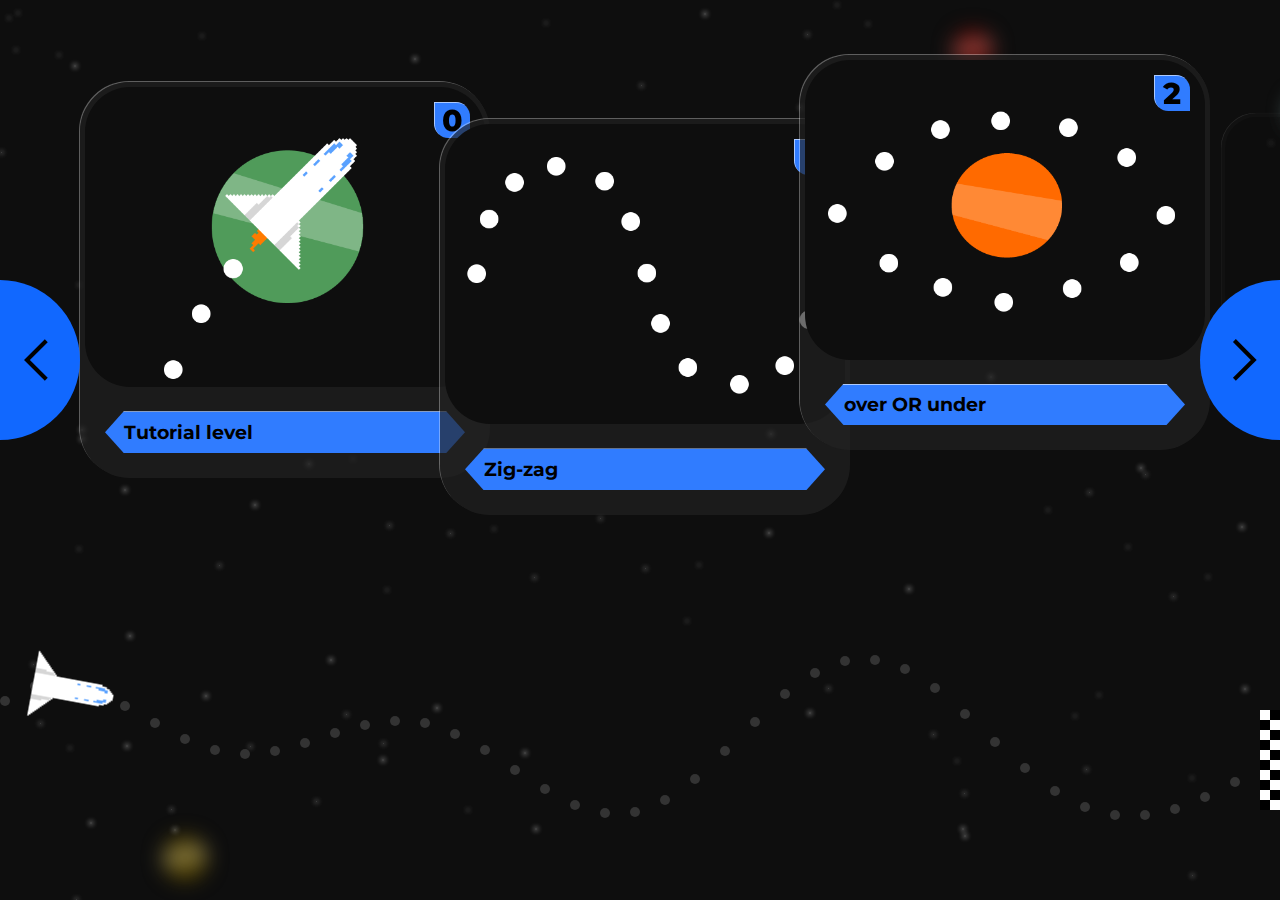
<file: index.html>
<!DOCTYPE html>
<html lang="en">
<head>
    <link rel="preconnect" href="https://fonts.googleapis.com">
    <link rel="preconnect" href="https://fonts.gstatic.com" crossorigin>
    <link href="https://fonts.googleapis.com/css2?family=Montserrat:wght@500&display=swap" rel="stylesheet">
    <link rel="stylesheet" href="https://fonts.googleapis.com/css2?family=Material+Symbols+Outlined:opsz,wght,FILL,GRAD@48,400,1,0" />
    <title>Rocket voyage - name in progress</title>
    <link rel="icon" type="image/x-icon" href="favicon.png">
<style>
:root{
    --textcolor: #307cff;
    --darktextcolor: #1168ff;
    --grey: #333333;
}
body{
    color: var(--textcolor);
    height: 100%;
    overflow: hidden;
    background-color: #0e0e0e;
}
.material-symbols-outlined {
  font-variation-settings:
  'FILL' 1,
  'wght' 400,
  'GRAD' 0,
  'opsz' 48
}
#rocket{
    position: absolute;
    width: 100px;
    z-index: 100;
    transform: translate(-50%, 50%);
}
#finish{
    position: absolute;
    right: 0;
    bottom: 25%;
    width: 20px;
    height: 100px;
    z-index: 99;
    background-image: linear-gradient(black 50%, white 50%), linear-gradient(white 50%, black 50%);
    background-size: 50% 20px;
    background-repeat: repeat-y;
    background-position: right, left;
    transform: translate(0, 50%);
    transition: bottom 200ms;
}
.dot{
    width: 10px;
    height: 10px;
    position: absolute;
    border-radius: 100%;
    background-color: #333;
    transition: bottom 200ms;
}
/*#source{
    position: absolute;
    left: 500px;
    bottom: 590px;
    width: 20px;
    height: 20px;
    border-radius: 100%;
    background-color: red;
}*/
.planet{
    position: absolute;
    height: 80px;
    width: 80px;
    margin-bottom: -40px;
    margin-left: -40px;
    background-color: rgb(255, 111, 0);
    background-image: linear-gradient(350deg, transparent 40%, #fff4 40%, #fff4 70%, transparent 70%);
    border-radius: 100%;
    transition: left 0.5s;
}
.star{
    position: absolute;
    height: 100px;
    width: 100px;
    margin-bottom: -50px;
    margin-left: -50px;
    background-color: #fff;
    box-shadow: 0 0 20px white;
    border-radius: 100%;
}
.skyStar{
    position: absolute;
    background-color: #ffffff3a;
    box-shadow: 0 0 5px 1px rgba(255, 255, 255, 0.637);
    border-radius: 100%;
    width: 2px;
    height: 2px;
}
.blackHole{
    position: absolute;
    height: 100px;
    width: 100px;
    margin-bottom: -50px;
    margin-left: -50px;
    background-color: #000;
    box-shadow: 0 0 20px #000;
    border-radius: 100%;
}
#infoboard{
    display: none;
    font-family: monospace;
    font-size: 70px;
    text-align: center;
    position: fixed;
    z-index: 1000;
    background-color: #000d;
    min-width: 100px;
    min-height: 100px;
    left: 50vw;
    top: 50vh;
    transform: translate(-50%, -50%);
    color: white;
    padding: 30px;
    border-radius: 40px;
    animation: slideIn 0.5s ease-out 1s forwards;
    opacity: 0;
}
#infoboard h3, h4{
    margin: 0;
}
@keyframes slideIn {
    from{opacity: 0;}
    to{opacity: 1;}
}
.card{
    top: 0;
    font-family: 'Montserrat', sans-serif;
    position: absolute;
    border-radius: 50px;
    width: 400px;
    background-color: #222a;
    backdrop-filter: blur(0px);
    padding: 5px;
    border-color: white;
    box-shadow: -1px -1px 0 #fff5;
    font-weight: 800;
    transition: margin-top 0.5s, left 0.5s, opacity 0.5s, transform 0.5s/*, box-shadow 0.5s*/;
}
.card:hover{
    margin-top: -20px;
    backdrop-filter: blur(5px);
}
.card img{
    width: calc(100%);
    border-radius: 45px;
}
.levelNumber{
    box-shadow: 1px 1px 0px #fff9 inset;
    font-size: 30px;
    background-color: var(--textcolor);
    height: 1.2em;
    width: 1.2em;
    text-align: center;
    color: #000;
    position: absolute;
    top: 20px;
    right: 20px;
    border-radius: 0 40%;
}
.card h3{
    box-shadow: 0px 1px 0px #fff9 inset;
    color: #000;
    background-color: var(--textcolor);
    display: block;
    padding: 0.5em 1em;
    margin: 20px;
    clip-path: polygon(1em 0%,
    calc(100% - 1em) 0%,
    100% 50%,
    calc(100% - 1em) 100%,
    1em 100%,
    0 50%);
}
.sideButton{
    font-size: 50px;
    background-color: var(--darktextcolor);
    position: absolute;
    height: 160px;
    width: 80px;
    top: 40%;
    transform: translate(0, -50%);
    border-style: none;
    z-index: 100;
    transition: background-color 0.1s, height 0.1s, width 0.1s;
}.sideButton:hover{
    background-color: var(--textcolor);
    height: 176px;
    width: 88px;
}
.leftSideButton{
    left: 0;
    border-radius: 0 100vmax 100vmax 0;
    text-align: right;
}
.rightSideButton{
    right: 0;
    border-radius: 100vmax 0 0 100vmax;
    text-align: left;
    padding-left: 0.4em;
}
</style>
</head>




<body id="body">
<div id="backgroundSpace"></div>
<img src="gameImages/rocket.png" alt="rocket" id="rocket">
<div id="finish"></div>
<div id="dotContainer">
</div>
<button class="sideButton leftSideButton material-symbols-outlined" onclick="moveCardsRight();">arrow_back_ios</button>
<button class="sideButton rightSideButton material-symbols-outlined" onclick="moveCardsLeft();">arrow_forward_ios</button>
<a href="levels/level0.html"><div class="card"> <div class="levelNumber">0</div>
    <img src="cards/level0.png">
    <h3>Tutorial level</h3>
</div></a>
<a href="levels/level1.html"><div class="card"> <div class="levelNumber">1</div>
    <img src="cards/level1.png">
    <h3>Zig-zag</h3>
</div></a>
<a href="levels/level2.html"><div class="card"> <div class="levelNumber">2</div>
    <img src="cards/level2.png">
    <h3>over OR under</h3>
</div></a>
<a href="editor.html"><div class="card"> <div class="levelNumber">?</div>
    <img src="cards/editor.png">
    <h3>Create your own level</h3>
</div></a>
<div id="source">
</div>
<div id="infoboard">
    <h3 id="infoboardTitle"></h3>
    <h4 id="infoboardDescription" style="font-size: 50px;"></h4>
</div>
</body>




<script>
let finish = document.getElementById('finish');
let HTMLbody = document.getElementById(body);
let mouseRotate = []
let card = document.getElementsByClassName("card");
let cardOrder = 0;
finish.style.bottom = calcRocketPosition(window.innerWidth + (cardOrder /6) * window.innerWidth) + "px";
let dotSpace = 30;
let dotContainer = document.getElementById("dotContainer");
let backgroundSpace = document.getElementById("backgroundSpace");
let planets = document.getElementsByClassName("planet");
let planetInfo = [];// distance left, size
let objectContainer = document.getElementById("source");
let dotclass = document.getElementsByClassName("dot");
let rocket = {
    id: document.getElementById('rocket'),
    positionX: 0,
    positionY: window.innerHeight / 4,
}
rocket.positionX = 70;
rocket.positionY = calcRocketPosition(rocket.positionX);
moveRocket(rocket.positionX, rocket.positionY);
rotateRocket(5, -rocket.positionY + calcRocketPosition(rocket.positionX + 5))
updateCards();
//temporary generating cards
function addExtraCards(extraTemporaryCards){
for(let i = 0; i < extraTemporaryCards; ++i){
    //"<a><div class=\"card\"> <div class=\"levelNumber\">?</div><img src=\"cards/editor.png\"><h3>temporary card</h3></div></a>"
    let newCard = document.createElement("a");
    newCard.innerHTML = "<div class=\"card\"> <div class=\"levelNumber\">?</div><img src=\"cards/editor.png\"><h3 style=\"background-color: grey;\">temporary card</h3></div>"
    document.body.appendChild(newCard);

updateCards();
}}
function help(){
    console.log("\naddExtraCards(amount)\nmoveCardsRight()\nmoveCardsLeft()")
}



for(let i = 0; i < card.length; ++i){
    card[i].style.top = 20 + Math.random() * 100 + "px";
}
for(let i = 0; i < parseInt(window.innerWidth * window.innerHeight / 10000); ++i){//  adding background stars
    let newStar = document.createElement("div");
    newStar.classList.add("skyStar");
    let starSize = parseInt(Math.random() * 3);
    newStar.style.height = starSize + "px";
    newStar.style.width = starSize + "px";
    newStar.style.bottom = parseInt(Math.random() * window.innerHeight) + "px";
    newStar.style.left = parseInt(Math.random() * window.innerWidth) + "px";
    backgroundSpace.appendChild(newStar);
}
let planetSize = [];
for(let i = 0; i < parseInt(window.innerWidth / 200); ++i){// deciding how many planets are created
    planetSize.push(parseInt(Math.random() * 20));
}
planetSize = sortArray(planetSize)
for(let i = 0; i < planetSize.length; ++i){// addding background planets
    planetInfo[i] = []
    planetInfo[i][0] = parseInt(Math.random() * window.innerWidth * document.getElementsByClassName("card").length / 3)
    planetInfo[i][1] = planetSize[i];
    backgroundSpace.innerHTML += "<div class=\"planet\" style =\"left: " + planetInfo[i][0] + "px\"></div>";
    planets[planets.length - 1].style.transform = "scale(" + planetInfo[i][1] / 20 + ")"
    planets[planets.length - 1].style.bottom = parseInt(Math.random() * window.innerHeight) + "px";
    planets[planets.length - 1].style.filter = "blur(" + (20 - planetInfo[i][1]) * 2 + "px)";
    let planetColor = "#";
    for(let i = 0; i < 6; ++i){
        planetColor += parseInt(Math.random() * 9);
    }
    planets[planets.length - 1].style.backgroundColor = planetColor;
}



function ifMove(arr, index){
    return arr[index] > arr[index + 1] ? true : false;
}
function moveInArray(arr, index){
    let movingValue = arr[index + 1]
    arr.splice(index + 1, 1);
    arr.splice(index, 0, movingValue);
    return arr;
}
function sortArray(arr){
	let sortingCompletenessIndex = 1;
	while (sortingCompletenessIndex > 0) {
	    sortingCompletenessIndex = 0
	    for(let i = 0; i < arr.length - 1; i++){
	        if(ifMove(arr, i)){
	            arr = moveInArray(arr, i);
	            sortingCompletenessIndex++
	        }else{}
	    }
    }
    return arr
}
function updateCards(){
	for(let i = 0; i < card.length; ++i){
	        card[i].style.left = (window.innerWidth - 200) / 3 * (i - cardOrder + 0.5) - 100 + "px";
        if(cardOrder - i > 0 || cardOrder - i < -2){
            card[i].style.opacity = "0.3";
            card[i].style.transform = "scale(0.7)"
        }else{
            card[i].style.opacity = "1";
            card[i].style.transform = "scale(1)"
        }
	}
};
function alignPlanets(){
    for(let i = 0; i < planets.length; ++i){
        planets[i].style.left = planetInfo[i][0] - cardOrder * planetInfo[i][1] * 10 + "px";
    }
};
function moveCardsLeft(){
    if(card.length - cardOrder > 6){
        cardOrder += 3;
    }else{
        cardOrder = card.length - 3
    }
    updateCards()
    alignDots(cardOrder);
    alignPlanets();
}function moveCardsRight(){
    if(cardOrder > 3){
        cardOrder -= 3;
    }else{
        cardOrder = 0;
    }
    updateCards()
    alignDots(cardOrder);
    alignPlanets();
}
window.addEventListener('mousemove', (e) => {
        rocket.positionX = e.clientX;
        rocket.positionY = calcRocketPosition(rocket.positionX + (cardOrder /6) * window.innerWidth);
        moveRocket(rocket.positionX, rocket.positionY);
        rotateRocket(5, -rocket.positionY + calcRocketPosition(rocket.positionX + 5  + (cardOrder /6) * window.innerWidth));
    for(let i =0; i < dotclass.length; ++i){
        if(i * dotSpace < rocket.positionX){
            dotclass[i].style.backgroundColor = "white";
        }else{
            dotclass[i].style.backgroundColor = "#333";
        }
    }
});
window.addEventListener('wheel', (e) => {
    if(e.deltaY > 100 && cardOrder < card.length - 3){
        ++cardOrder
    }else if(e.deltaY < -100 && cardOrder > 0){
        --cardOrder
    }
    updateCards();
    alignDots(cardOrder);
    alignPlanets();
});
/*function moveDots(direction){
    let frame = 0;
    const movingDots = setInterval(() => {
        if(direction == "left"){
        alignDots(cardOrder * smoothMotion(frame))
        }
	    ++frame;
        if(frame > 10){
            clearInterval(movingDots);
        }
}, 50);
}*/
for(let i = 0; i < window.innerWidth / dotSpace -1; ++i){
    dotContainer.innerHTML += "<div class='dot'></div>";
    dotclass[dotclass.length -1].style.left = i * dotSpace + "px"; 
    dotclass[dotclass.length -1].style.bottom = calcRocketPosition(i * dotSpace) + "px";
}
function alignDots(moveAmount){
    for(let i = 0; i < dotclass.length; ++i){
        dotclass[i].style.bottom = calcRocketPosition((i + (moveAmount / 6) * dotclass.length) * dotSpace) + "px";
    }
    rocket.positionY = calcRocketPosition(rocket.positionX + (cardOrder /6) * window.innerWidth);
    rocket.id.style.transition = "bottom 200ms, transform 200ms"
    moveRocket(rocket.positionX, rocket.positionY);
    rotateRocket(5, -rocket.positionY + calcRocketPosition(rocket.positionX + 5  + (cardOrder /6) * window.innerWidth));
    finish.style.bottom = calcRocketPosition(window.innerWidth + (cardOrder /6) * window.innerWidth) + "px"
    setTimeout(() => {
	    rocket.id.style.transition = "";
}, 200);}
function sin(value){
    return Math.sin(value) * (180 / Math.PI)
}
function moveRocket(positionX, positionY){
    rocket.id.style.left = positionX + "px";
    rocket.id.style.bottom = positionY + "px";
}
function calcRocketPosition(positionX){
    positionX = positionX / 100 +100
    return sin(positionX) + sin(positionX * 1.5 + 3) + sin(positionX * 1.4 + 5) + 150;
}
function rotateRocket(distanceX, distanceY){
    if(distanceX >= 0){
        angle = -Math.atan(distanceY / distanceX) * 0.8;
    }else{
        angle = (Math.atan(distanceY / -distanceX) + degrees_to_radians(180)) * 0.8;
    }
    rocket.id.style.transform = "translate(-50%, 50%) rotate(" + angle + "rad)";
}
function degrees_to_radians(degrees){
  var pi = Math.PI;
  return degrees * (pi/180);
}
function smoothMotion(x){
    console.log(Math.sin(((x/10) + 1.5) * Math.PI) *0.5 + 0.5)
    return Math.sin(((x / 10) + 1.5) * Math.PI) *0.5 + 0.5;
}
</script>
</html>
</file>
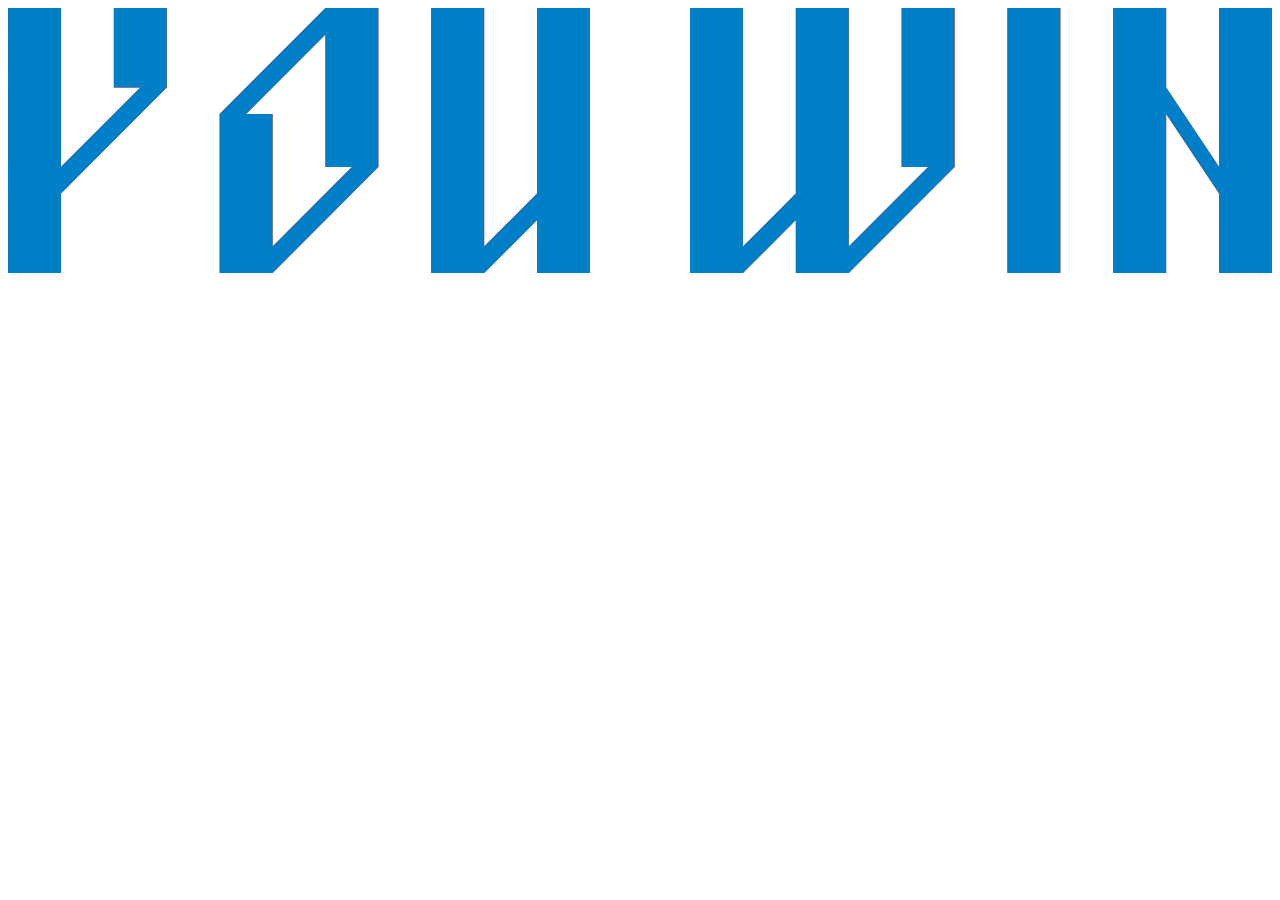
<file: gameImages/index.html>
<!DOCTYPE html>
<html>
<head>
    <style>
body{
    display: grid;
    grid-template-columns: 1fr 1fr;
    gap: 100px;
}
img{
    width: 100%;
    filter: drop-shadow(0 0 0 red);
    transition: 0.4s;
}
img:hover{
    filter: drop-shadow(3px 5px 4px red);
}
    </style>
</head>
<body>
    <img src="you.svg" alt="">
    <img src="win.svg" alt="">
</body>
</html>
</file>
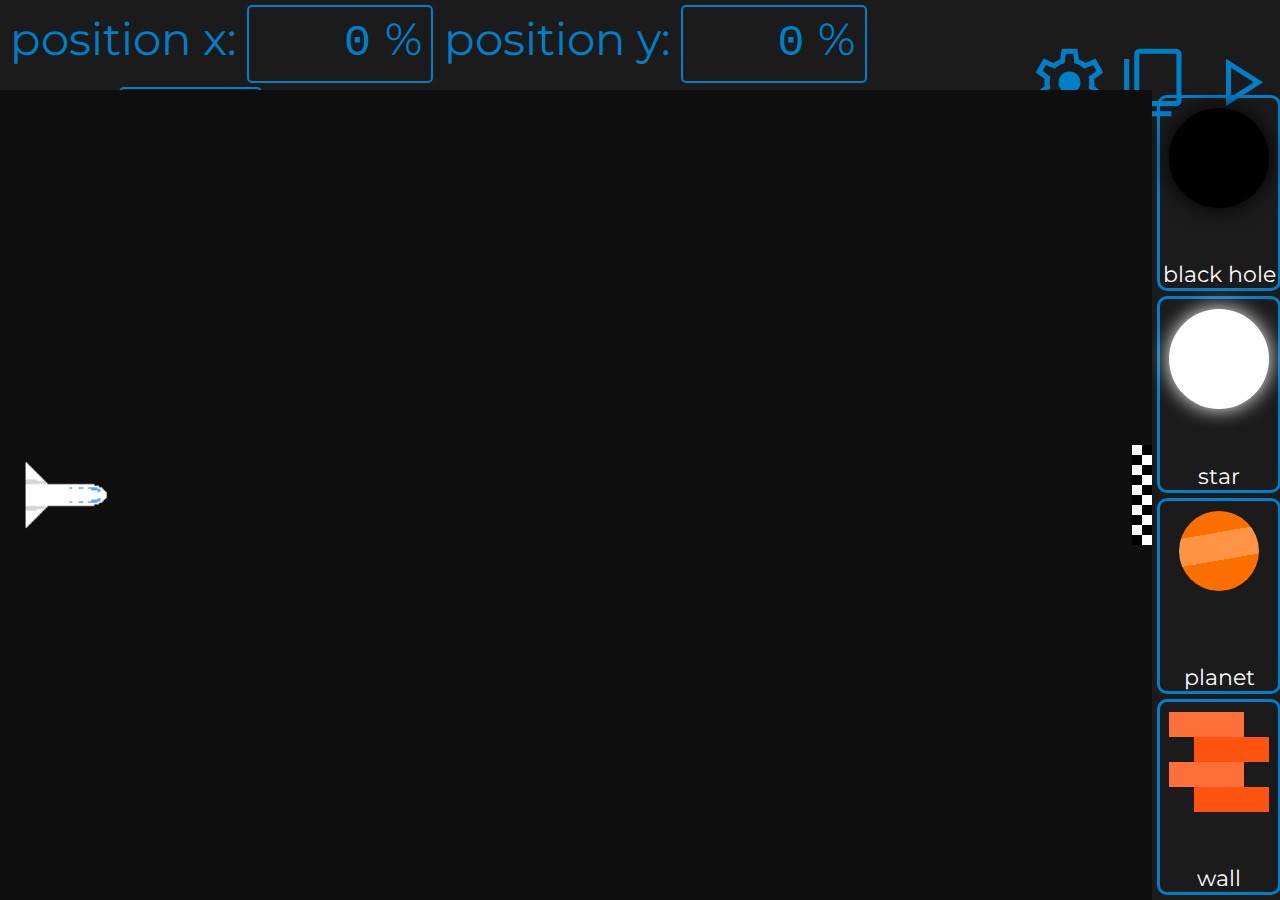
<file: editor.html>
<!DOCTYPE html>
<html lang="en">
<head>
    <link rel="preconnect" href="https://fonts.googleapis.com">
    <link rel="preconnect" href="https://fonts.gstatic.com" crossorigin>
    <link href="https://fonts.googleapis.com/css2?family=Montserrat:wght@500&display=swap" rel="stylesheet">
    <link rel="stylesheet" href="https://fonts.googleapis.com/css2?family=Material+Symbols+Outlined:opsz,wght,FILL,GRAD@20..48,100..700,0..1,-50..200" />    <title>Rocket voyage - name in progress</title>
    <link rel="icon" type="image/x-icon" href="favicon.png">
<style>
:root{
    --light-contrast-color: #007FC9;
    --transparent-light-contrast-color: #007fc985;
    --textcolor: #307cff;
    --darktextcolor: #1168ff;
    --grey: #333333;
}
body{
    display: grid;
    color: var(--textcolor);
    height: 100%;
    overflow: hidden;
    margin: 0;
    padding: 0;
    background-color: #1b1b1b;
    grid-template-areas:
    "a a"
    "b c";
    grid-template-columns: 90vw 10vw;
    grid-template-rows: 10vh 90vh;
}
.material-symbols-outlined {
  font-variation-settings:
  'FILL' 0,
  'wght' 400,
  'GRAD' 0,
  'opsz' 48
}
#rocket{
    position: absolute;
    bottom: 50%;
    left: 63px;
    width: 100px;
    z-index: 100;
    transform: translate(-50%, 50%);
}
#finish{
    position: absolute;
    right: 0;
    bottom: 50%;
    width: 20px;
    height: 100px;
    z-index: 99;
    background-image: linear-gradient(black 50%, white 50%), linear-gradient(white 50%, black 50%);
    background-size: 50% 20px;
    background-repeat: repeat-y;
    background-position: right, left;
    transform: translate(0, 50%);
    transition: bottom 200ms;
}
.dot{
    width: 10px;
    height: 10px;
    position: absolute;
    border-radius: 100%;
    background-color: #333;
    transition: bottom 200ms;
}
#source{
    overflow: hidden;
    position: relative;
    background-color: #0e0e0e;
    grid-area: b;
}
.top{
    grid-area: a;
    display: grid;
    grid-template-columns: 1fr auto;
    font-family: 'Montserrat', sans-serif;
}
.top form{
    color: var(--light-contrast-color);
    font-size: 5vh;
}
.top label{
    margin: 10px;
}
.top label:not(.unit, :first-child){
    margin-left: -1.3em;
   
}
.top input{
    font-family: monospace;
    background-color: transparent;
    border: 2px solid var(--light-contrast-color);
    border-radius: 5px;
    height: 8vh;
    margin-top: 0.5vh;
    font-size: 5vh;
    color: var(--light-contrast-color);
    width: 3em;
    text-align: right;
    line-height: 10vh;
}
.hasUnits{
    padding-right: 1em;
}
.unit{
    position: relative;
    right: 1.3em;
}
.top input:focus{
    border-color: #333333;
}
.topRightNav{
    float: right;
    height: 100%;
}
.topRightNav button{
    height: 100%;
    margin: 0;
    padding: 0;
    font-size: 9vh;
    color: var(--light-contrast-color);
    background-color: transparent;
    border-style: none;
    background-image: radial-gradient(#1168ff97, transparent 300%);
    background-size: 0px 0px;
    background-repeat: no-repeat;
    transition: background-size 0.1s;
    background-position: 50% 50%;
}
.topRightNav button:hover{
    background-size: 100% 100%;
}
.side{
    grid-area: c;
    display: grid;
    grid-template-columns: 1fr;
    grid-template-rows: 1fr 1fr 1fr 1fr;
    gap: 5px;
    margin: 5px;
}
.sideItems{
    border: 3px solid var(--light-contrast-color);
    border-radius: 10px;
    width: 100%;
    position: relative;
    transition: box-shadow 150ms;
}
.sideItems:hover{
    box-shadow: 0 0 20px 5px var(--transparent-light-contrast-color) inset;
}
.sideItems div{
    position: absolute;
    top: 10px;
    left: 50%;
}
.sideItems span{
    position: absolute;
    bottom: 0;
    color: white;
    text-align: center;
    width: 100%;
    font-family: 'Montserrat', sans-serif;
    font-size: 22px;
}
.sideItems.selected{
    box-shadow: 0 0 700px 5px var(--transparent-light-contrast-color) inset;
}
.planet{
    position: absolute;
    height: 80px;
    width: 80px;
    margin-bottom: -40px;
    margin-left: -40px;
    background-color: rgb(255, 111, 0);
    background-image: linear-gradient(350deg, transparent 40%, #fff4 40%, #fff4 70%, transparent 70%);
    border-radius: 100%;
}
.star{
    position: absolute;
    height: 100px;
    width: 100px;
    margin-bottom: -50px;
    margin-left: -50px;
    background-color: #fff;
    box-shadow: 0 0 20px white;
    border-radius: 100%;
}
.blackHole{
    position: absolute;
    height: 100px;
    width: 100px;
    margin-bottom: -50px;
    margin-left: -50px;
    background-color: #000;
    box-shadow: 0 0 20px #000;
    border-radius: 100%;
}
.wallIcon{
    transform: translate(-50%, 0);
    height: 100px;
    width: 100px;
    background-image: linear-gradient(#FF7038 51%, transparent 51%), linear-gradient(#FF530F 50%, transparent 50%);
    background-size: 75% 50%;
    background-position: 0% 0%, 100% 50%;
    background-repeat: repeat-y;
}
#menuPanel{
    position: relative;
    z-index: 2000;
    display: none;
    font-family: 'Montserrat', sans-serif;
    font-size: 70px;
    text-align: center;
    position: fixed;
    z-index: 1000;
    background-color: #000b;
    box-shadow: -1px -1px 3px -2px #fff7, 5px 5px 5px 0px #0004;
    min-width: 100px;
    min-height: 100px;
    left: 50vw;
    top: 50vh;
    transform: translate(-50%, -50%);
    color: white;
    padding: 30px;
    border-radius: 40px;
    animation: slideIn 0.5s ease-out 0s forwards;
    opacity: 1;
    backdrop-filter: blur(5px);
}
#closeButton{
    position: absolute;
    top: 0.5em;
    right: 0.5em;
    font-size: 40px;
    padding: 0;
    width: 1em;
    height: 1em;
    border-style: none;
    border-radius: 100vmax;
    background-color: #ff8a6a;
    transition: background-color 0.2s;
}
#closeButton:hover{
    background-color: #ff3700;
}
#menuPanel h3{
    margin: 0;
}
#menuPanel label{
    font-weight: 100;
    font-size: 50px;
    color: var(--light-contrast-color);
}
#menuPanel select, button:not(.topRightButton){
    background-color: transparent;
    font-size: 50px;
    color: var(--light-contrast-color);
    font-family: 'Montserrat', sans-serif;
    border-radius: 0.3em;
    border: 2px solid;
    position: relative;
    top: 0;
    right: 0;
    transition: 0.2s;
}
#menuPanel option{
    background-color: var(--grey);
}
.clearCanvas:hover{
    background-color: #ff3700;
    color: white;
    border-color: transparent;
    top: -5px;
    right: -3px;
    box-shadow: -3px 5px 0 0 #ff8a6a;
}
.wall{
    position: absolute;
    background-color: #db4d19;
    box-shadow: 0 0 2px #000;
    z-index: 2;
}
#prototypeWall{
    position: absolute;
    z-index: 3;
    background-color: #fd4907;
    display: none;
}
@keyframes slideIn {
    from{opacity: 0;}
    to{opacity: 1;}
}
</style>
</head>




<body id="body">
    <div class="top">
        <form action="">
            <label for="">position x:</label><input class="hasUnits" name="posX" id="posX" type="number" min="0" max="100" value="0"><label for="" class="unit">%</label>
            <label for="">position y:</label><input class="hasUnits" name="posY" id="posY" type="number" min="0" max="100" value="0"><label for="" class="unit">%</label>
            <label for="">weight:</label><input name="weight" id="weight" type="number" min="0" max="20" value="0">
        </form>
        <div class="topRightNav">
            <abbr title="open settings"><button onclick="toggleDisplay(menuPanel)" class="material-symbols-outlined topRightButton">settings</button></abbr>
            <abbr title="copy link"><button onclick="navigator.clipboard.writeText(generateURL())" class="material-symbols-outlined topRightButton">content_copy</button></abbr>
            <abbr title="run level"><button onclick="window.open(generateURL(),'_blank');" class="material-symbols-outlined topRightButton">play_arrow</button></abbr>
        </div>
    </div>
    <div class="side">
        <div class="sideItems" onclick="selectMe(0)">
            <div class="blackHole"></div>
            <span>black hole</span>
        </div>
        <div class="sideItems" onclick="selectMe(1)">
            <div class="star"></div>
            <span>star</span>
        </div>
        <div class="sideItems" onclick="selectMe(2)">
            <div class="planet"></div>
            <span>planet</span>
        </div>
        <div class="sideItems" onclick="selectMe(3)">
            <div class="wallIcon"></div>
            <span>wall</span>
        </div>
    </div>
    <div id="wallContainer"></div>
    <div id="source">
        <img src="gameImages/rocket.png" alt="rocket" id="rocket">
        <div id="finish"></div>
    </div>
        <div id="prototypeWall"></div>
    <div id="menuPanel">
        <button id="closeButton" onclick="toggleDisplay(menuPanel);" class="material-symbols-outlined topRightButton">close</button>
        <h3 id="menuTitle">settings</h3>
        <form action="" class="settings">
            <label for="modeSelector">mode: </label><select name="" id="modeSelector"><option value="0">additive</option><option value="1">subtractive</option></select><br>
            <button type="button" onclick="clearCanvas()" class="clearCanvas">clear canvas</button>
        </form>
    </div>
</body>




<script>
let openedSettings = false;
let buildingWall = false;
let mode = 0;
let objectTypeSelector = [null, "blackHole", "star", "planet", "wall"];
let objects = [];
let wallList = [];
let selectedObject = null;
let selectedObjectType = 0;
let prototypeWallCoordinates = [0, 0];
let prototypeWall = document.getElementById("prototypeWall")
let objectContainer = document.getElementById("source");
let wallContainer = document.getElementById("wallContainer");
let spaceObject = document.getElementsByClassName("spaceObject");
let sideItems = document.getElementsByClassName("sideItems");
let inputPosX = document.getElementById("posX");
let inputPosY = document.getElementById("posY");
let inputWeight = document.getElementById("weight");
let menuPanel = document.getElementById("menuPanel");
let displayWall = document.getElementsByClassName("wall");
const printSomething = function printSomething(){console.log("something")}



window.addEventListener('mousedown', (e) => {
    if(e.clientX < window.innerWidth * 0.9 && e.clientY > window.innerHeight * 0.1){
        if(0 < selectedObjectType && selectedObjectType <4 && !openedSettings){
            selectedObject = spaceObject.length;
            objectContainer.innerHTML += "<div class='spaceObject " + objectTypeSelector[selectedObjectType] + "' onclick='selectObject(" + spaceObject.length + ")'></div>";
            spaceObject[spaceObject.length -1].style.left = posXtoAbsolute(parseInt(posXtoPercent(e.clientX))) + "px";
            spaceObject[spaceObject.length -1].style.bottom = posYtoAbsolute(parseInt(posYtoPercent(e.clientY))) + "px";
            let currentObject = [];
            currentObject[0] = selectedObjectType == 1 ? 20 : selectedObjectType == 2 ? 3 : selectedObjectType == 3 ? 1 : 0; //weight
            inputWeight.value = parseInt(currentObject[0])
            currentObject[1] = posXtoPercent(e.clientX)  //posX
            inputPosX.value = parseInt(currentObject[1])
            currentObject[2] = posYtoPercent(e.clientY)  //posY
            inputPosY.value = parseInt(currentObject[2])
            currentObject[3] = objectTypeSelector[selectedObjectType];
            objects.push(currentObject);
        }
        if(selectedObjectType == 4 && !openedSettings){
            buildingWall = true;
            prototypeWall.style.display = "block";
            prototypeWall.style.left = posXtoAbsolute(parseInt(posXtoPercent(e.clientX))) + "px";
            prototypeWallCoordinates[0] = posXtoAbsolute(parseInt(posXtoPercent(e.clientX)));
            prototypeWall.style.bottom = posYtoAbsolute(parseInt(posYtoPercent(e.clientY))) + "px";
            prototypeWallCoordinates[1] = posYtoAbsolute(parseInt(posYtoPercent(e.clientY)));
            prototypeWall.style.width = "1vw"
            prototypeWall.style.height = "1vh"
            console.log(prototypeWall)
        }
    }
})
window.addEventListener('mousemove', (e) => {
    if(buildingWall){
        let distanceLeft = Math.min(e.clientX, prototypeWallCoordinates[0]);
        let distanceBottom = window.innerHeight - Math.min(window.innerHeight - e.clientY, prototypeWallCoordinates[1]);
        let width = Math.max(e.clientX, prototypeWallCoordinates[0]) - Math.min(e.clientX, prototypeWallCoordinates[0]);
        let height = Math.max(window.innerHeight - e.clientY, prototypeWallCoordinates[1]) - Math.min(window.innerHeight - e.clientY, prototypeWallCoordinates[1]);
        //console.log(Math.max(window.innerHeight - e.clientY, prototypeWallCoordinates[1]) + "\n", Math.min(window.innerHeight - e.clientY, prototypeWallCoordinates[1]),"height:" + height)
        prototypeWall.style.width = posXtoAbsolute(parseInt(posXtoPercent(width))) + "px";
        prototypeWall.style.height = posYtoAbsolute(parseInt(posYtoPercent(window.innerHeight - height))) + "px";
        prototypeWall.style.left = posXtoAbsolute(parseInt(posXtoPercent(distanceLeft))) + "px";
        prototypeWall.style.bottom = posYtoAbsolute(parseInt(posYtoPercent(distanceBottom))) + "px";
    }
})
window.addEventListener('mouseup', (e) => {
    if(buildingWall){
        buildingWall = false;
        prototypeWall.style.display = "none";
        buildWall(
            posXtoAbsolute(parseInt(posXtoPercent(prototypeWallCoordinates[0]))),
            posYtoAbsolute(parseInt(posYtoPercent(window.innerHeight - prototypeWallCoordinates[1]))),
            posXtoAbsolute(parseInt(posXtoPercent(e.clientX))),
            posYtoAbsolute(parseInt(posYtoPercent(e.clientY)))
        );
    }
})
window.addEventListener('input', (e) => {
    if(selectedObject != null){
        spaceObject[selectedObject].style.left = posXtoAbsolute(inputPosX.value) +"px";
        objects[selectedObject][1] = inputPosX.value;
        spaceObject[selectedObject].style.bottom = posYtoAbsolute(inputPosY.value) +"px";
        objects[selectedObject][2] = inputPosY.value;
        objects[selectedObject][0] = inputWeight.value;
    }
    mode = document.getElementById("modeSelector").selectedIndex
    console.log(mode)
});



const posXtoPercent = (x) => ((window.innerWidth * 0.9) - x) / (window.innerWidth * 0.9) * -100 + 100;
const posYtoPercent = (y) => (y - (window.innerHeight * 0.1)) / (window.innerHeight * 0.9) * -100 +100;
const reversePosYtoPercent = (y) => ((y - 100) / -100) * window.innerHeight * 0.9 + (window.innerHeight * 0.1);
const posXtoAbsolute = (x) => x * ((window.innerWidth * 0.9) / 100);
const posYtoAbsolute = (y) => y * ((window.innerHeight * 0.9) / 100);
function selectMe(order){
    for(let i = 0; i< sideItems.length; ++i){
        if(i != order){
            sideItems[i].classList.remove("selected");
        }
    }
    if(!sideItems[order].classList.contains("selected")){
        selectedObjectType = order + 1
    }else{
        selectedObjectType = 0;
    }
    sideItems[order].classList.toggle("selected");
}
function selectObject(order){
    if(mode == 0){
        selectedObject = order;
        inputPosX.value = parseInt(objects[selectedObject][1]);
        inputPosY.value = parseInt(objects[selectedObject][2]);
        inputWeight.value = objects[selectedObject][0];
    }else{
        spaceObject[order].style.display = "none";
        objects[order] = [];
        inputPosX.value = 0;
        inputPosY.value = 0;
        inputWeight.value = 0;
        selectedObject = null;
    }
}
function buildWall(positionX1, positionY1, positionX2, positionY2){
    wallContainer.innerHTML += "<div class=\"wall\" onclick=\"deleteWall(" + displayWall.length +")\"></div>";
    left = Math.min(positionX1, positionX2);
    bottom = Math.min(positionY1, positionY2);
    width = Math.max(positionX1, positionX2) - Math.min(positionX1, positionX2);
    height = Math.max(positionY1, positionY2) - Math.min(positionY1, positionY2);
    displayWall[displayWall.length - 1].style.left = left + "px";
    displayWall[displayWall.length - 1].style.bottom = bottom + "px";
    displayWall[displayWall.length - 1].style.width = width + "px";
    displayWall[displayWall.length - 1].style.height = height + "px";
    console.table([left, bottom, width, height])
    left = posXtoPercent(left);
    bottom = (bottom / (window.innerHeight * 0.9)) * 100;
    width = posXtoPercent(width);
    height = (height /( window.innerHeight * 0.9)) * 100;
    wallList.push([left, bottom, width, height]);
    console.table([left, bottom, width, height])
}
function deleteWall(order){
    if(mode == 1){
        wallList[order] = []
        displayWall[order].style.display = "none"
    }
}
function clearCanvas(){
    objectContainer.innerHTML = "<img src=\"gameImages/rocket.png\" alt=\"rocket\" id=\"rocket\"><div id=\"finish\"></div>";
    objects = [];
    wallContainer.innerHTML= "";
    wallList = [];
    inputPosX.value = 0;
    inputPosY.value = 0;
    inputWeight.value = 0;
    selectedObject = null;
}
function toggleDisplay(element){
    if(openedSettings){
        element.style.display = 'none'
        openedSettings = false;
    }else{
        element.style.display = 'block'
        openedSettings = true;
    }
}
function generateURL(){
    let finalURL = "https://lab.kagamast.life/rocket/generated.php?objects="
    for(let i in objects){
        if(objects[i].length == 4){
            finalURL += "|" + objects[i][0] + ",";
            finalURL += "pw" + parseInt(objects[i][1]) + ",";
            finalURL += "ph" + parseInt(objects[i][2]) + ",";
            finalURL += "\"" + objects[i][3] + "\"";
        }
    }
    finalURL += "&walls="
    for(let i in wallList){
        if(wallList[i].length == 4){
            finalURL += "|pw" + parseInt(wallList[i][0]) + ",";
            finalURL += "ph" + parseInt(wallList[i][1]) + ",";
            finalURL += "pw" + (parseInt(wallList[i][2]) + parseInt(wallList[i][0])) + ",";
            finalURL += "ph" + (parseInt(wallList[i][3]) + parseInt(wallList[i][1]));
            console.table([parseInt(wallList[i][0]), parseInt(wallList[i][1]), parseInt(wallList[i][2]), parseInt(wallList[i][3])])
        }
    }
    return finalURL;
}
</script>
</html>
</file>
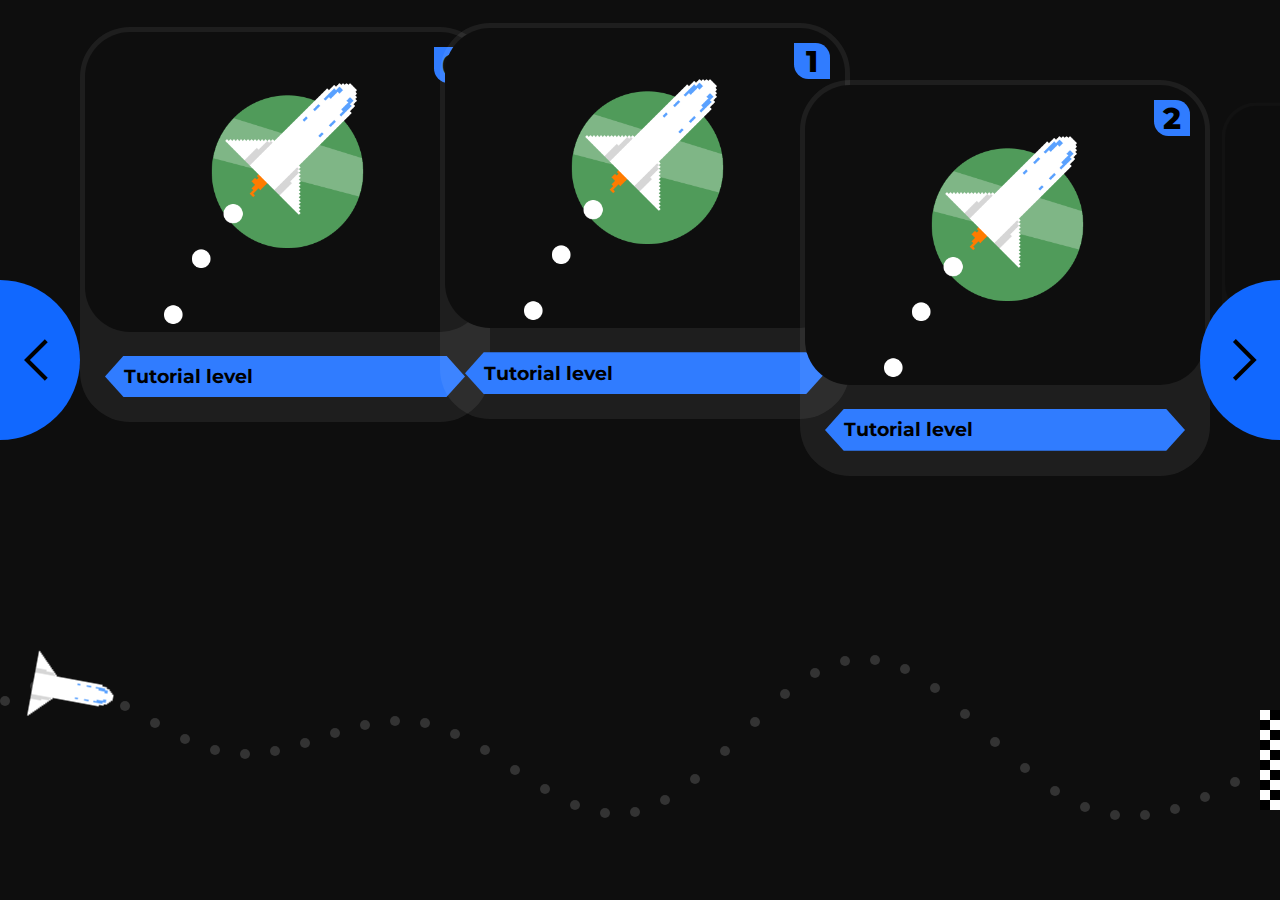
<file: index Backup.html>
<!DOCTYPE html>
<html lang="en">
<head>
    <link rel="preconnect" href="https://fonts.googleapis.com">
    <link rel="preconnect" href="https://fonts.gstatic.com" crossorigin>
    <link href="https://fonts.googleapis.com/css2?family=Montserrat:wght@500&display=swap" rel="stylesheet">
    <link rel="stylesheet" href="https://fonts.googleapis.com/css2?family=Material+Symbols+Outlined:opsz,wght,FILL,GRAD@48,400,1,0" />
    <title>Rocket voyage - name in progress</title>
    <link rel="icon" type="image/x-icon" href="favicon.png">
<style>
:root{
    --textcolor: #307cff;
    --darktextcolor: #1168ff;
    --grey: #333333;
}
body{
    color: var(--textcolor);
    height: 100%;
    overflow: hidden;
    background-color: #0e0e0e;
}
.material-symbols-outlined {
  font-variation-settings:
  'FILL' 1,
  'wght' 400,
  'GRAD' 0,
  'opsz' 48
}
#rocket{
    position: absolute;
    width: 100px;
    z-index: 100;
    transform: translate(-50%, 50%);
}
#finish{
    position: absolute;
    right: 0;
    bottom: 25%;
    width: 20px;
    height: 100px;
    z-index: 99;
    background-image: linear-gradient(black 50%, white 50%), linear-gradient(white 50%, black 50%);
    background-size: 50% 20px;
    background-repeat: repeat-y;
    background-position: right, left;
    transform: translate(0, 50%);
    transition: bottom 200ms;
}
.dot{
    width: 10px;
    height: 10px;
    position: absolute;
    border-radius: 100%;
    background-color: #333;
    transition: bottom 200ms;
}
/*#source{
    position: absolute;
    left: 500px;
    bottom: 590px;
    width: 20px;
    height: 20px;
    border-radius: 100%;
    background-color: red;
}*/
.planet{
    position: absolute;
    height: 80px;
    width: 80px;
    margin-bottom: -40px;
    margin-left: -40px;
    background-color: rgb(255, 111, 0);
    background-image: linear-gradient(350deg, transparent 40%, #fff4 40%, #fff4 70%, transparent 70%);
    border-radius: 100%;
}
.star{
    position: absolute;
    height: 100px;
    width: 100px;
    margin-bottom: -50px;
    margin-left: -50px;
    background-color: #fff;
    box-shadow: 0 0 20px white;
    border-radius: 100%;
}
.blackHole{
    position: absolute;
    height: 100px;
    width: 100px;
    margin-bottom: -50px;
    margin-left: -50px;
    background-color: #000;
    box-shadow: 0 0 20px #000;
    border-radius: 100%;
}
#infoboard{
    display: none;
    font-family: monospace;
    font-size: 70px;
    text-align: center;
    position: fixed;
    z-index: 1000;
    background-color: #000d;
    min-width: 100px;
    min-height: 100px;
    left: 50vw;
    top: 50vh;
    transform: translate(-50%, -50%);
    color: white;
    padding: 30px;
    border-radius: 40px;
    animation: slideIn 0.5s ease-out 1s forwards;
    opacity: 0;
}
#infoboard h3, h4{
    margin: 0;
}
@keyframes slideIn {
    from{opacity: 0;}
    to{opacity: 1;}
}
.card{
    top: 0;
    font-family: 'Montserrat', sans-serif;
    position: absolute;
    border-radius: 50px;
    width: 400px;
    background-color: #fff1;
    padding: 5px;
    font-weight: 800;
    transition: margin-top 0.5s, left 0.5s, opacity 0.5s, transform 0.5s/*, box-shadow 0.5s*/;
}
.card:hover{
    margin-top: -20px;
}
.card img{
    width: 100%;
    border-radius: 45px;
}
.levelNumber{
    font-size: 30px;
    background-color: var(--textcolor);
    height: 1.2em;
    width: 1.2em;
    text-align: center;
    color: #000;
    position: absolute;
    top: 20px;
    right: 20px;
    border-radius: 0 40%;
}
.card h3{
    color: #000;
    background-color: var(--textcolor);
    display: block;
    padding: 0.5em 1em;
    margin: 20px;
    clip-path: polygon(1em 0%,
    calc(100% - 1em) 0%,
    100% 50%,
    calc(100% - 1em) 100%,
    1em 100%,
    0 50%);
}
.sideButton{
    font-size: 50px;
    background-color: var(--darktextcolor);
    position: absolute;
    height: 160px;
    width: 80px;
    top: 40%;
    transform: translate(0, -50%);
    border-style: none;
    z-index: 100;
    transition: background-color 0.1s, height 0.1s, width 0.1s;
}.sideButton:hover{
    background-color: var(--textcolor);
    height: 176px;
    width: 88px;
}
.leftSideButton{
    left: 0;
    border-radius: 0 100vmax 100vmax 0;
    text-align: right;
}
.rightSideButton{
    right: 0;
    border-radius: 100vmax 0 0 100vmax;
    text-align: left;
    padding-left: 0.4em;
}
</style>
</head>




<body id="body">
<img src="gameImages/rocket.png" alt="rocket" id="rocket">
<div id="finish"></div>
<div id="dotContainer">
</div>
<button class="sideButton leftSideButton material-symbols-outlined" onclick="moveCardsRight();">arrow_back_ios</button>
<button class="sideButton rightSideButton material-symbols-outlined" onclick="moveCardsLeft();">arrow_forward_ios</button>
<div class="card"> <div class="levelNumber">0</div>
    <img src="cards/level0.png">
    <h3>Tutorial level</h3>
</div>
<div class="card"> <div class="levelNumber">1</div>
    <img src="cards/level0.png">
    <h3>Tutorial level</h3>
</div>
<div class="card"> <div class="levelNumber">2</div>
    <img src="cards/level0.png">
    <h3>Tutorial level</h3>
</div>
<div class="card"> <div class="levelNumber">3</div>
    <img src="cards/level0.png">
    <h3>Tutorial level</h3>
</div>
<div class="card"> <div class="levelNumber">3</div>
    <img src="cards/level0.png">
    <h3>Tutorial level</h3>
</div>
<div class="card"> <div class="levelNumber">3</div>
    <img src="cards/level0.png">
    <h3>Tutorial level</h3>
</div>
<div class="card"> <div class="levelNumber">3</div>
    <img src="cards/level0.png">
    <h3>Tutorial level</h3>
</div>
<div class="card"> <div class="levelNumber">3</div>
    <img src="cards/level0.png">
    <h3>Tutorial level</h3>
</div>
<div id="source">
</div>
<div id="infoboard">
    <h3 id="infoboardTitle"></h3>
    <h4 id="infoboardDescription" style="font-size: 50px;"></h4>
</div>
</body>




<script>
let finish = document.getElementById('finish');
let HTMLbody = document.getElementById(body);
let mouseRotate = []
let card = document.getElementsByClassName("card");
let cardOrder = 0;
finish.style.bottom = calcRocketPosition(window.innerWidth + (cardOrder /6) * window.innerWidth) + "px";
let dotSpace = 30;
let dotContainer = document.getElementById("dotContainer");
let objectContainer = document.getElementById("source");
let dotclass = document.getElementsByClassName("dot");
let rocket = {
    id: document.getElementById('rocket'),
    positionX: 0,
    positionY: window.innerHeight / 4,
}
rocket.positionX = 70;
rocket.positionY = calcRocketPosition(rocket.positionX);
moveRocket(rocket.positionX, rocket.positionY);
rotateRocket(5, -rocket.positionY + calcRocketPosition(rocket.positionX + 5))
updateCards();
for(let i = 0; i < card.length; ++i){
    card[i].style.top = 20 + Math.random() * 100 + "px";
}
function updateCards(){
	for(let i = 0; i < card.length; ++i){
	        card[i].style.left = (window.innerWidth - 200) / 3 * (i - cardOrder + 0.5) - 100 + "px";
        if(cardOrder - i > 0 || cardOrder - i < -2){
            card[i].style.opacity = "0.3";
            card[i].style.transform = "scale(0.7)"
        }else{
            card[i].style.opacity = "1";
            card[i].style.transform = "scale(1)"
        }
	}
};
function moveCardsLeft(){
    if(card.length - cardOrder > 6){
        cardOrder += 3;
    }else{
        cardOrder = card.length - 3
    }
    updateCards()
    alignDots(cardOrder);
}function moveCardsRight(){
    if(cardOrder > 3){
        cardOrder -= 3;
    }else{
        cardOrder = 0;
    }
    updateCards()
    alignDots(cardOrder);
}
window.addEventListener('mousemove', (e) => {
        rocket.positionX = e.clientX;
        rocket.positionY = calcRocketPosition(rocket.positionX + (cardOrder /6) * window.innerWidth);
        moveRocket(rocket.positionX, rocket.positionY);
        rotateRocket(5, -rocket.positionY + calcRocketPosition(rocket.positionX + 5  + (cardOrder /6) * window.innerWidth));
    for(let i =0; i < dotclass.length; ++i){
        if(i * dotSpace < rocket.positionX){
            dotclass[i].style.backgroundColor = "white";
        }else{
            dotclass[i].style.backgroundColor = "#333";
        }
    }
});
window.addEventListener('wheel', (e) => {
    if(e.deltaY > 100 && cardOrder < card.length - 3){
        ++cardOrder
    }else if(e.deltaY < -100 && cardOrder > 0){
        --cardOrder
    }
    updateCards()
    alignDots(cardOrder)
});
/*function moveDots(direction){
    let frame = 0;
    const movingDots = setInterval(() => {
        if(direction == "left"){
        alignDots(cardOrder * smoothMotion(frame))
        }
	    ++frame;
        if(frame > 10){
            clearInterval(movingDots);
        }
}, 50);
}*/
for(let i = 0; i < window.innerWidth / dotSpace -1; ++i){
    dotContainer.innerHTML += "<div class='dot'></div>";
    dotclass[dotclass.length -1].style.left = i * dotSpace + "px"; 
    dotclass[dotclass.length -1].style.bottom = calcRocketPosition(i * dotSpace) + "px";
}
function alignDots(moveAmount){
    for(let i = 0; i < dotclass.length; ++i){
        dotclass[i].style.bottom = calcRocketPosition((i + (moveAmount / 6) * dotclass.length) * dotSpace) + "px";
    }
    rocket.positionY = calcRocketPosition(rocket.positionX + (cardOrder /6) * window.innerWidth);
    rocket.id.style.transition = "bottom 200ms, transform 200ms"
    moveRocket(rocket.positionX, rocket.positionY);
    rotateRocket(5, -rocket.positionY + calcRocketPosition(rocket.positionX + 5  + (cardOrder /6) * window.innerWidth));
    finish.style.bottom = calcRocketPosition(window.innerWidth + (cardOrder /6) * window.innerWidth) + "px"
    setTimeout(() => {
	    rocket.id.style.transition = "";
}, 200);}
function sin(value){
    return Math.sin(value) * (180 / Math.PI)
}
function moveRocket(positionX, positionY){
    rocket.id.style.left = positionX + "px";
    rocket.id.style.bottom = positionY + "px";
}
function calcRocketPosition(positionX){
    positionX = positionX / 100 +100
    return sin(positionX) + sin(positionX * 1.5 + 3) + sin(positionX * 1.4 + 5) + 150;
}
function rotateRocket(distanceX, distanceY){
    if(distanceX >= 0){
        angle = -Math.atan(distanceY / distanceX) * 0.8;
    }else{
        angle = (Math.atan(distanceY / -distanceX) + degrees_to_radians(180)) * 0.8;
    }
    rocket.id.style.transform = "translate(-50%, 50%) rotate(" + angle + "rad)";
}
function degrees_to_radians(degrees){
  var pi = Math.PI;
  return degrees * (pi/180);
}
function smoothMotion(x){
    console.log(Math.sin(((x/10) + 1.5) * Math.PI) *0.5 + 0.5)
    return Math.sin(((x / 10) + 1.5) * Math.PI) *0.5 + 0.5;
}
</script>
</html>
</file>
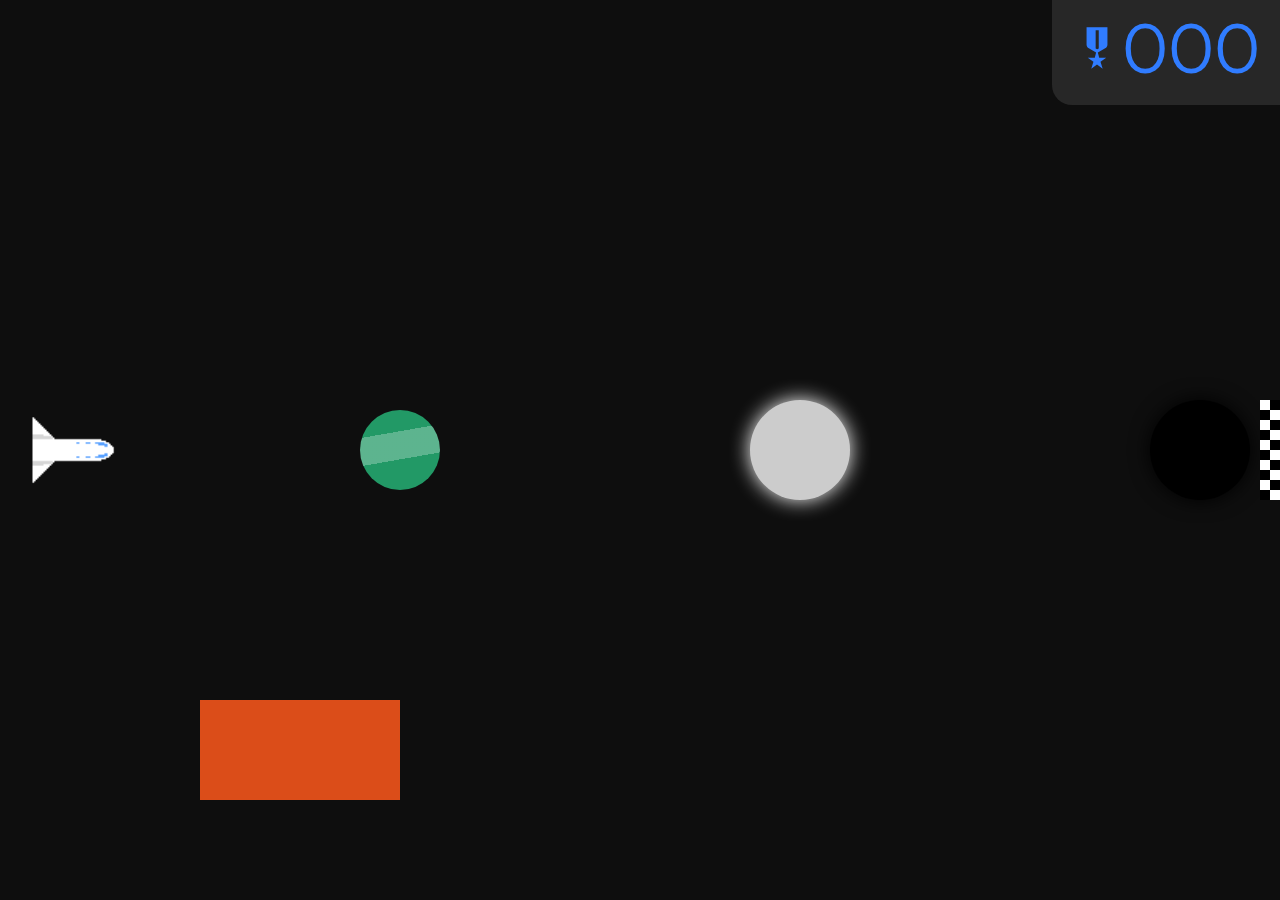
<file: rocket.html>
<!DOCTYPE html>
<html>
<head>
    <link rel="preconnect" href="https://fonts.googleapis.com">
    <link rel="preconnect" href="https://fonts.gstatic.com" crossorigin>
    <link href="https://fonts.googleapis.com/css2?family=Montserrat:wght@500&display=swap" rel="stylesheet">
    <link rel="stylesheet" href="https://fonts.googleapis.com/css2?family=Material+Symbols+Outlined:opsz,wght,FILL,GRAD@48,400,1,0" />
    <title>kagamast</title>
    <link rel="icon" type="image/x-icon" href="favicon.png">
<style>
:root{
    --textcolor: #307cff;
    --win-color: #309bff;
    --counter-color: #00d5ff;

}
#topbar{
    color: var(--textcolor);
    font-family: 'Montserrat', sans-serif;
    position: absolute;
    top: 0%;
    left: 0%;
    background-color: rgb(39, 39, 39);
    height: 100px;
    width: 100%;
    padding: 0;
}
.topthing{
    font-size: 70px;
    color: var(--textcolor);
    font-family: 'Montserrat', sans-serif;
    position: absolute;
    top: 0;
    right: 0;
    background-color: rgb(39, 39, 39);
    height: 100px;
    display: block;
    top: 0;
    margin: 0;
    padding: 5px 20px 0 20px;
    border-radius: 0 0 0 20px;
}
.topthing>span{
    font-size: 50px;
}
body{
    width: 100%;
    height: 100%;
    overflow: hidden;
    background-color: #0e0e0e;
}
.material-symbols-outlined {
  font-variation-settings:
  'FILL' 1,
  'wght' 400,
  'GRAD' 0,
  'opsz' 48
}
#rocket{
    position: absolute;
    width: 100px;
    z-index: 100;
    transform: translate(-50%, 50%);
}
#finish{
    transform: translate(-50%, 50%);
    position: absolute;
    width: 20px;
    height: 100px;
    z-index: 99;
    background-image: linear-gradient(black 50%, white 50%), linear-gradient(white 50%, black 50%);
    background-size: 50% 20px;
    background-repeat: repeat-y;
    background-position: right, left;
}
.dot{
    width: 10px;
    height: 10px;
    position: absolute;
    border-radius: 100%;
    background-color: white;
}
/*#source{
    position: absolute;
    left: 500px;
    bottom: 590px;
    width: 20px;
    height: 20px;
    border-radius: 100%;
    background-color: red;
}*/
.planet{
    z-index: 2;
    position: absolute;
    height: 80px;
    width: 80px;
    margin-bottom: -40px;
    margin-left: -40px;
    background-color: rgb(255, 111, 0);
    background-image: linear-gradient(350deg, transparent 40%, #fff4 40%, #fff4 70%, transparent 70%);
    border-radius: 100%;
}
.star{
    z-index: 2;
    position: absolute;
    height: 100px;
    width: 100px;
    margin-bottom: -50px;
    margin-left: -50px;
    background-color: #fff;
    box-shadow: 0 0 20px white;
    border-radius: 100%;
}
.blackHole{
    z-index: 2;
    position: absolute;
    height: 100px;
    width: 100px;
    margin-bottom: -50px;
    margin-left: -50px;
    background-color: #000;
    box-shadow: 0 0 20px #000;
    border-radius: 100%;
}
#infoboard{
    display: none;
    font-family: monospace;
    font-size: 70px;
    text-align: center;
    position: fixed;
    z-index: 1000;
    background-color: #000d;
    min-width: 100px;
    min-height: 100px;
    left: 50vw;
    top: 50vh;
    transform: translate(-50%, -50%);
    color: white;
    padding: 30px;
    border-radius: 40px;
    animation: slideIn 0.5s ease-out 1s forwards;
    opacity: 0;
}
#infoboard h3, h4{
    margin: 0;
}
.wall{
    z-index: 1;
    position: absolute;
    background-color: #db4d19;
}
#winscreen{
    display: none;
    --color: #ffc400;
    z-index: 2000;
    width: 400px;
    height: 300px;
    top: 10vh;
    box-shadow: 0 0 0 100vmax #0009, 0 0 0 100vmax #000b inset;
    position: relative;
    margin: auto;
    --inset: 80px;
    --thickness: 30px;
    padding: var(--inset);
    backdrop-filter: blur(5px);
    color: #fff;
}
#winscreen::before{
    content: "";
    background-color: var(--win-color);
    position: absolute;
    inset: 0;
    clip-path: polygon(
        0% var(--inset),
        var(--inset) 0%,
        100% 0%,
        100% calc(100% - var(--inset)),
        calc(100% - var(--inset)) 100%,
        0% 100%,
        0% calc(100% - var(--thickness)),
        var(--thickness) calc(100% - var(--thickness) *2),
        var(--thickness) calc(100% - var(--thickness)),
        calc(100% - var(--inset)) calc(100% - var(--thickness)),
        calc(100% - var(--thickness)) calc(100% - var(--inset)),
        calc(100% - var(--thickness)) var(--thickness),
        var(--inset) var(--thickness),
        var(--thickness) var(--inset),
        var(--thickness)  calc(100% - var(--thickness) * 3),
        0% calc(100% - var(--thickness) * 2)
    );
}
.winTitle{
    width: 100%;
}
.displayTime{
    display: grid;
    grid-template-columns: 4fr 4fr 1fr 4fr 4fr;
    gap: 10px;
    width:max-content;
    margin: 10px auto;
}
.displayDigit{
   height: 60px;
}
.winMenu{
    position: absolute;
    bottom: var(--inset);
    left: var(--inset);
    right: var(--inset);
    display: grid;
    grid-template-columns: 1fr 1fr 1fr;
    gap: 20px;
}
.winMenu button{
    font-size: 60px;
    background-color: transparent;
    color: var(--win-color);
    font-weight: 900;
    padding: 10px;
    border: 10px solid var(--win-color);
    transform: skew( -20deg, 0);
    cursor: pointer;
}
@keyframes slideIn {
    from{opacity: 0;}
    to{opacity: 1;}
}
</style>
</head>




<body id="body">
        <p class="topthing" id="maxscore" style="float: right;"><span class="material-symbols-outlined">
            military_tech
            </span>000</p>
<img src="gameImages/rocket.png" alt="rocket" id="rocket">
<div id="finish"></div>
<div id="dotContainer">
</div>
<div id="source">
</div>
<div id="infoboard">
    <h3 id="infoboardTitle"></h3>
    <h4 id="infoboardDescription" style="font-size: 50px;"></h4>
</div>
<div id="winscreen">
    <img src="gameImages/youwon.svg" class="winTitle"></img>
    <div class="displayTime">
        <svg  xmlns="http://www.w3.org/2000/svg" viewBox="0 0 8 14" class="sevenDigit displayDigit"></svg>
        <svg  xmlns="http://www.w3.org/2000/svg" viewBox="0 0 8 14"class="sevenDigit displayDigit"></svg>
        <svg  xmlns="http://www.w3.org/2000/svg" viewBox="0 0 2 14" class="colon displayDigit">
            <path d="M 0 4 L 1 3 L 2 4 L 1 5 Z M 1 9 L 2 10 L 1 11 L 0 10 L 1 9 Z" fill="var(--counter-color)"/>
        </svg>
        <svg xmlns="http://www.w3.org/2000/svg" viewBox="0 0 8 14" class="sevenDigit displayDigit"></svg>
        <svg xmlns="http://www.w3.org/2000/svg" viewBox="0 0 8 14"class="sevenDigit displayDigit"></svg>
    </div>
    <div class="winMenu">
        <button onclick="window.open('index.html', '_self')" class="material-symbols-outlined">menu</button>
        <button onclick="restartGame(); document.getElementById('winscreen').style.display = 'none'; rocket.status = 0; time.minutes = 0; time.seconds = 0;" class="material-symbols-outlined">replay</button>
        <button class="material-symbols-outlined">arrow_forward</button>
    </div>

</div>
</body>



<script src="functions.js"></script>
<script>
let hexChars = "23456789a"
let starChars = "9abcdef"
let dotContainer = document.getElementById("dotContainer");
let objectContainer = document.getElementById("source");
let dotclass = document.getElementsByClassName("dot");
let displayWall = document.getElementsByClassName("wall");
let sevenDigit = document.getElementsByClassName("sevenDigit");
let wallList = [];
let distanceX = 0;
let distanceY = 0;
let angle = 0;
let rocket = {
    size: 11,
    id: document.getElementById('rocket'),
    positionX: 70,
    positionY: window.innerHeight / 2,
    velocityX: 0,
    velocityY: 0,
    status: 0,
}
let time = {
    minutes: 0,
    seconds: 0,
}
let sevenSegment = [
    "yyyyyyn", //0
    "nyynnnn", //1
    "yynyyny", //2
    "yyyynny", //3
    "nyynnyy", //4
    "ynyynyy", //5
    "ynyyyyy", //6
    "yyynnnn", //7
    "yyyyyyy", //8
    "yyyynyy", //9
]
let finish = {
    id: document.getElementById("finish"),
    height: 100,
    positionX: window.innerWidth - 10,
    positionY: window.innerHeight / 2,
}
let objectRadius = {
    planet: 20,
    star: 25,
    blackHole: 30,
}
let infoboard = {
    id: document.getElementById("infoboard"),
    title: document.getElementById("infoboardTitle"),
    description: document.getElementById("infoboardDescription"),
    visible: false,
}
const gravitySources = []; // size, X, Y, type
createCelestialObject(1, 400, window.innerHeight / 2, "planet", ); //1,400,ph50,"planet"
createCelestialObject(3, 800, window.innerHeight / 2, "star", );//3,800,ph50,"star"
createCelestialObject(20, 1200, window.innerHeight / 2, "blackHole", );//20,1200,ph50,"blackHole"
// ?objects=20,1200,ph50,"blackHole"|1,400,ph50,"planet"|3,800,ph50,"star"
buildWall(200, 200, 400, 100);
let forces = [];
let randomColor = "#444";

sevenDigit[0].innerHTML = generateNumber(sevenSegment[0]);
sevenDigit[1].innerHTML = generateNumber(sevenSegment[0]);
sevenDigit[2].innerHTML = generateNumber(sevenSegment[0]);
sevenDigit[3].innerHTML = generateNumber(sevenSegment[0]);
moveRocket(rocket.positionX, rocket.positionY);
moveFinish(finish.positionX, finish.positionY);



window.addEventListener('mousemove', (e) => {
    if(rocket.status == 0){
        distanceX = e.clientX - rocket.positionX;
        distanceY = window.innerHeight - e.clientY - rocket.positionY;
        rotateRocket(distanceX, distanceY);
    }
});
window.addEventListener('mousedown', (e) => {
    distanceX = e.clientX - rocket.positionX;
    distanceY = window.innerHeight - e.clientY - rocket.positionY;
    if(rocket.status == 0){
        rocket.velocityX = distanceX / 100;
        rocket.velocityY = distanceY / 100;
        startRocket();
    }
    rocket.status = 1;
});
window.addEventListener("keydown", function(event) {
    if(infoboard.visible){
        hideInfoboard();
    }
    if(rocket.status == 4){
        restartGame();
    }
    if ((event.keyCode == 119|| event.keyCode == 87) && rocket.status != 0) {
        rocket.status = 2;
    }else if (event.keyCode == 32 && rocket.status != 0) {
        rocket.status = 3;
    }    
});
window.addEventListener("keyup", function(event) {
    if ((event.keyCode == 119|| event.keyCode == 87) && rocket.status == 2) {
        rocket.status = 1;
    }else if (event.keyCode == 32 && rocket.status == 3) {
        rocket.status = 1;
    }
});


setInterval(moveTime, 1000);
</script>
</html>
</file>
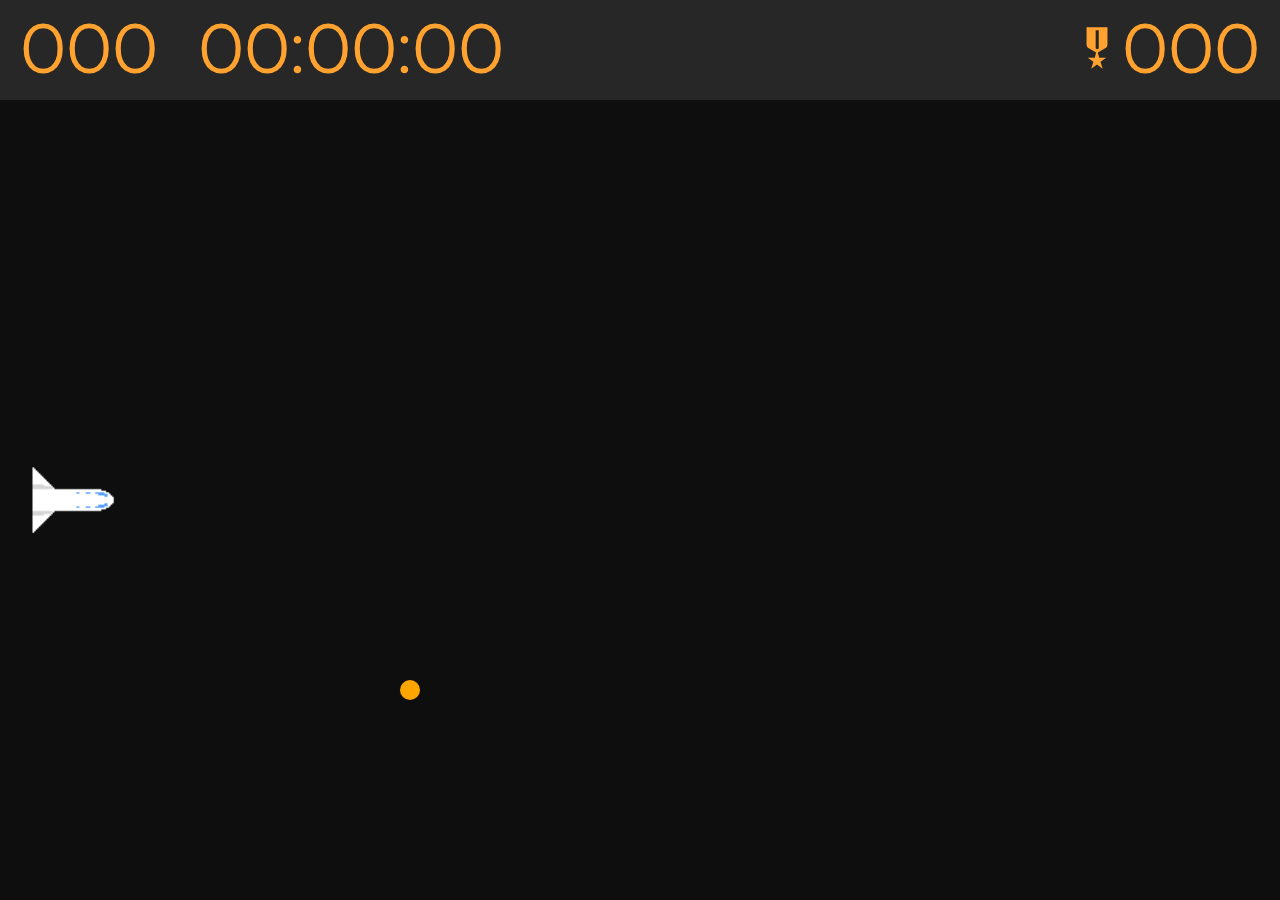
<file: rocketBackup.html>
<!DOCTYPE html>
<html>
<head>
    <link rel="preconnect" href="https://fonts.googleapis.com">
    <link rel="preconnect" href="https://fonts.gstatic.com" crossorigin>
    <link href="https://fonts.googleapis.com/css2?family=Montserrat:wght@500&display=swap" rel="stylesheet">
    <link rel="stylesheet" href="https://fonts.googleapis.com/css2?family=Material+Symbols+Outlined:opsz,wght,FILL,GRAD@48,400,1,0" />
    <title>kagamast</title>
    <link rel="icon" type="image/x-icon" href="favicon.png">
<style>
:root{
    --textcolor: rgb(255, 162, 48);
}
#topbar{
    color: var(--textcolor);
    font-family: 'Montserrat', sans-serif;
    position: absolute;
    top: 0%;
    left: 0%;
    background-color: rgb(39, 39, 39);
    height: 100px;
    width: 100%;
    font-size: 70px;
    padding: 0;
}
.topthing{
    display: inline-block;
    float: left;
    top: 0;
    margin: 0;
    height: 100%;
    padding: 5px 20px 0 20px;
}
.topthing>span{
    font-size: 50px;
}
body{
    width: 100%;
    height: 100%;
    overflow: hidden;
    background-color: #0e0e0e;
}
.material-symbols-outlined {
  font-variation-settings:
  'FILL' 1,
  'wght' 400,
  'GRAD' 0,
  'opsz' 48
}
#rocket{
    position: absolute;
    width: 100px;
    z-index: 100;
}
.dot{
    width: 10px;
    height: 10px;
    position: absolute;
    border-radius: 100%;
    background-color: white;
}
/*#source{
    position: absolute;
    left: 500px;
    bottom: 590px;
    width: 20px;
    height: 20px;
    border-radius: 100%;
    background-color: red;
}*/
.planet{
    position: absolute;
    height: 20px;
    width: 20px;
    background-color: orange;
    border-radius: 100%;
}
</style>
</head>




<body id="body">
    <div id="topbar">
        <p class="topthing" id="level">000</p>
        <p class="topthing" id="stopwatch">00:00:00</p>
        <p class="topthing" id="maxscore" style="float: right;"><span class="material-symbols-outlined">
            military_tech
            </span>000</p>
    </div>
<img src="gameImages/rocket.png" alt="rocket" id="rocket">
<div id="dotContainer">
</div>
<div id="source">
    <div class="planet" style="left: 400px; bottom: 200px;"></div>
</div>
</body>




<script>
let dotContainer = document.getElementById("dotContainer");
let objectContainer = document.getElementById("source");
let dotclass = document.getElementsByClassName("dot");
let differenceX = 0;
let differenceY = 0;
let angle = 0;
let rocket = {
    id: document.getElementById('rocket'),
    positionX: 70,
    positionY: (window.innerHeight - 100) / 2,
    velocityX: 0,
    velocityY: 0,
    status: 0,
}
const gravitySources = [[]];
//createCelestialObject(1, 400, 200, "planet");
let forces = [];

moveRocket(rocket.positionX, rocket.positionY);
function degrees_to_radians(degrees){
  var pi = Math.PI;
  return degrees * (pi/180);
}
function moveRocket(positionX, positionY){
    rocket.id.style.left = positionX -50 + "px";
    rocket.id.style.bottom = positionY -50 + "px";
    switch(rocket.status){
        case 0: break;
        case 1: rocket.id.src = "gameImages/rocket.png";
            break;
        case 2: rocket.id.src = "gameImages/rocketRunning.gif";
            break;
        case 3: rocket.id.src = "gameImages/rocketStopping.png";
            break;
    }

}
function rotateRocket(distanceX, distanceY){
    if(distanceX >= 0){
        angle = -Math.atan(distanceY / distanceX);
    }else{
        angle = Math.atan(distanceY / -distanceX) + degrees_to_radians(180);
    }
    rocket.id.style.transform = "rotate(" + angle + "rad)";
}

function createCelestialObject(size, positionX, positionY, type){
    objectContainer.innerHTML += '<div class="' + type + '"></div>';
    document.getElementsByClassName(type)[document.getElementsByClassName(type).length - 1].style.left = positionX +"px";
    document.getElementsByClassName(type)[document.getElementsByClassName(type).length - 1].style.bottom = positionY +"px";
    gravitySources.push([size, positionX, positionY]);
    console.log( document.getElementsByClassName(type)[document.getElementsByClassName(type).length - 1], positionX);
}


window.addEventListener('mousemove', (e) => {
    if(rocket.status == 0){
        differenceX = e.clientX - rocket.positionX;
        differenceY = window.innerHeight - e.clientY - rocket.positionY;
        rotateRocket(differenceX, differenceY);
    }
});
window.addEventListener('mousedown', (e) => {
    differenceX = e.clientX - rocket.positionX;
    differenceY = window.innerHeight - e.clientY - rocket.positionY;
    if(rocket.status == 0){
        rocket.velocityX = differenceX / 100;
        rocket.velocityY = differenceY / 100;
        console.log(rocket.velocityX, rocket.velocityY)
        startRocket();
    }
    console.log("click");
    rocket.status = 1;
});
window.addEventListener("keydown", function(event) {
    if ((event.keyCode == 119|| event.keyCode == 87) && rocket.status != 0) {
        rocket.status = 2;
    }else if (event.keyCode == 32 && rocket.status != 0) {
        rocket.status = 3;
    }    
});
window.addEventListener("keyup", function(event) {
    if ((event.keyCode == 119|| event.keyCode == 87) && rocket.status == 2) {
        rocket.status = 1;
    }else if (event.keyCode == 32 && rocket.status == 3) {
        rocket.status = 1;
    }
    if(event.keyCode == 27){
        alert('stopped')
    }
});

function accountForGravity(velocityX, velocityY, positionX, positionY){
    let distanceX = 0;
    let distanceY = 0;
    let ratio;
    let gravitationalForce;
    for(let i = 0; i < gravitySources.length; ++i){
        distanceX = positionX - gravitySources[i][1];
        distanceY = positionY - gravitySources[i][2];
        gravitationalForce = 1000 * gravitySources[i][0] / ((distanceX * distanceX + distanceY * distanceY) / 2);
        ratio = gravitationalForce / Math.sqrt(Math.pow(distanceX, 2)  + Math.pow(distanceY, 2));
        velocityX -= ratio * distanceX;
        velocityY -= ratio * distanceY;
        //console.log(distanceX);
        if (Math.sqrt(distanceX * distanceX + distanceY + distanceY) > - 100) { } else { console.log(Math.sqrt(Math.pow(distanceX, 2) + Math.pow(distanceY, 2)), Math.sqrt(distanceX * distanceX + distanceY + distanceY), distanceX * distanceX + distanceY * distanceY) }
    }
    return [velocityX, velocityY, ratio * distanceX];
}
function startRocket(){
let dotRepetition = 0;
    setInterval(() => {
        ++dotRepetition;
        if(rocket.status == 2){
            rocket.velocityX *= 1.02;
            rocket.velocityY *= 1.02;
        }
        if(rocket.status == 3){
            rocket.velocityX *= 0.98;
            rocket.velocityY *= 0.98;
        }

        rocket.positionX += rocket.velocityX;
        rocket.positionY += rocket.velocityY;
        moveRocket(rocket.positionX, rocket.positionY);
        forces = accountForGravity(rocket.velocityX, rocket.velocityY, rocket.positionX, rocket.positionY);
        rocket.velocityX = forces[0];
        rocket.velocityY = forces[1];
        rotateRocket(rocket.velocityX, rocket.velocityY);
        if(dotRepetition > 10){
            dotContainer.innerHTML += "<div class=\"dot\"></div>";
            dotclass[dotclass.length -1].style.left = rocket.positionX + "px";
            dotclass[dotclass.length -1].style.bottom = rocket.positionY + "px";
            dotRepetition = 0;
            console.log(forces[2])
        }
    }, 20);
}

let seconds = 0;
let minutes = 0;
let hours = 0;
const interval1 = setInterval(function() {
    ++seconds;
    if(seconds == 60){
        ++minutes;
        seconds = 0;
    }
    if(minutes == 60){
        ++hours;
        minutes = 0;
    }

    if (seconds < 10 || seconds == 0) {
      seconds = '0' + seconds;
    }
    if (minutes < 10 || minutes == 0) {
      minutes = '0' + minutes;
    }
    if (hours < 10 || hours == 0) {
      hours = '0' + hours;
    }
    document.getElementById("stopwatch").innerHTML = hours + ":" + minutes + ":" + seconds;
    seconds = parseInt(seconds);
    minutes = parseInt(minutes);
    hours = parseInt(hours)
}, 1000);
</script>
</html>
</file>
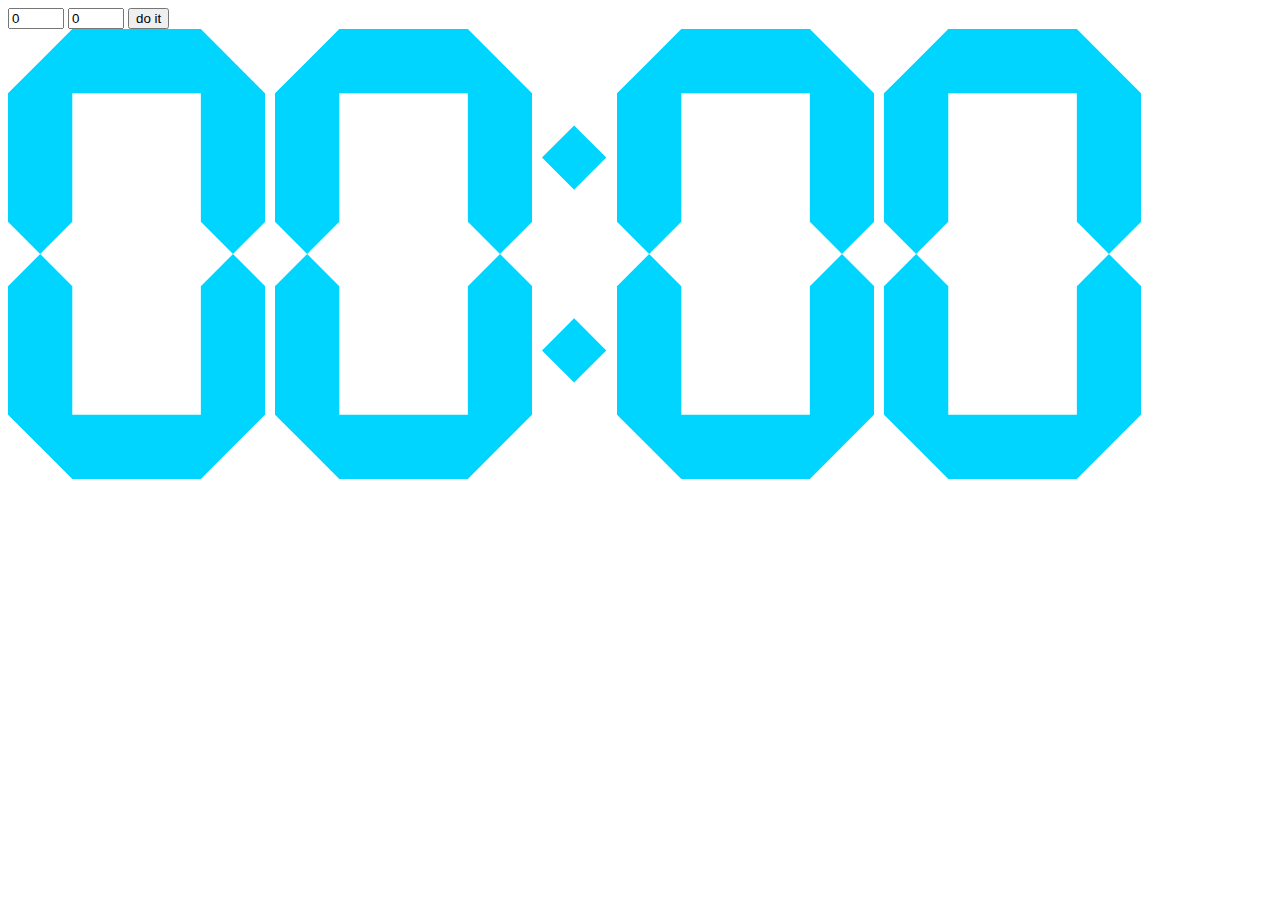
<file: _testing/time.html>
<!DOCTYPE html>
<html>
    <head>
        <style>
:root{
    --counter-color: #00d5ff;
}
#display{
    display: grid;
    grid-template-columns: 4fr 4fr 1fr 4fr 4fr;
    gap: 10px;
    width: fit-content;
}
.displayDigit{
   height: 50vh;
}
        </style>
    </head>
    <body>
        <form action="">
            <input id="minutes" type="number" min="0" max="60" value="0">
            <input id="seconds" type="number" min="0" max="59" value="0">
            <button type="button" onclick="alignNumbers()">do it</button>
        </form>
        <div id="display">
            <svg  xmlns="http://www.w3.org/2000/svg" viewBox="0 0 8 14" class="sevenDigit displayDigit"></svg>
            <svg  xmlns="http://www.w3.org/2000/svg" viewBox="0 0 8 14"class="sevenDigit displayDigit"></svg>
            <svg  xmlns="http://www.w3.org/2000/svg" viewBox="0 0 2 14" class="colon displayDigit">
                <path d="M 0 4 L 1 3 L 2 4 L 1 5 Z M 1 9 L 2 10 L 1 11 L 0 10 L 1 9 Z" fill="var(--counter-color)"/>
            </svg>
            <svg xmlns="http://www.w3.org/2000/svg" viewBox="0 0 8 14" class="sevenDigit displayDigit"></svg>
            <svg xmlns="http://www.w3.org/2000/svg" viewBox="0 0 8 14"class="sevenDigit displayDigit"></svg>
        </div>
    </body>
<script>
let sevenDigit = document.getElementsByClassName("sevenDigit");
let sevenSegment = [
    "yyyyyyn", //0
    "nyynnnn", //1
    "yynyyny", //2
    "yyyynny", //3
    "nyynnyy", //4
    "ynyynyy", //5
    "ynyyyyy", //6
    "yyynnnn", //7
    "yyyyyyy", //8
    "yyyynyy", //9
]
function generateNumber(key){
    let content = "<path d=\"";
    content += key[0] == "y" ? "M 1 1 L 2 0 L 6 0 L 7 1 L 6 2 L 2 2 Z " : "";
    content += key[1] == "y" ? "M 7 1 L 8 2 L 8 6 L 7 7 L 6 6 L 6 2 Z " : "";
    content += key[2] == "y" ? "M 7 7 L 8 8 L 8 12 L 7 13 L 6 12 L 6 8 L 7 7 " : "";
    content += key[3] == "y" ? "M 7 13 L 6 14 L 2 14 L 1 13 L 2 12 L 6 12 Z " : "";
    content += key[4] == "y" ? "M 1 13 L 0 12 L 0 8 L 1 7 L 2 8 L 2 12 Z " : "";
    content += key[5] == "y" ? "M 1 7 L 0 6 L 0 2 L 1 1 L 2 2 L 2 6 Z " : "";
    content += key[6] == "y" ? "M 7 7 L 6 8 L 2 8 L 1 7 L 2 6 L 6 6 Z" : "";
    content += "\" fill=\"var(--counter-color)\"/>";
    return content
}
sevenDigit[0].innerHTML = generateNumber(sevenSegment[0]);
sevenDigit[1].innerHTML = generateNumber(sevenSegment[0]);
sevenDigit[2].innerHTML = generateNumber(sevenSegment[0]);
sevenDigit[3].innerHTML = generateNumber(sevenSegment[0]);
function alignNumbers(){
    try{
        clearInterval(aligningNumbers);
    }catch{}
    let digit = [
        parseInt(document.getElementById("minutes").value / 10),
        parseInt(document.getElementById("minutes").value % 10),
        parseInt(document.getElementById("seconds").value / 10),
        parseInt(document.getElementById("seconds").value % 10),
    ];
    let seconds = 0;
    let minutes = 0;
    const aligningNumbers = setInterval(function(){
        if(seconds > 59){
            seconds = 0;
            ++minutes;
        }
        sevenDigit[0].innerHTML = generateNumber(sevenSegment[parseInt(minutes / 10)]);
        sevenDigit[1].innerHTML = generateNumber(sevenSegment[parseInt(minutes % 10)]);
        sevenDigit[2].innerHTML = generateNumber(sevenSegment[parseInt(seconds / 10)]);
        sevenDigit[3].innerHTML = generateNumber(sevenSegment[parseInt(seconds % 10)]);
        ++seconds;
        if(minutes > 59){
            sevenDigit[0].innerHTML = generateNumber("nnnyyyn");
            sevenDigit[1].innerHTML = generateNumber("yyyyyyn");
            sevenDigit[2].innerHTML = generateNumber("yyynyyn");
            sevenDigit[3].innerHTML = generateNumber("ynyyyyn");
            clearInterval(aligningNumbers);
        }
        if(minutes == document.getElementById("minutes").value && seconds == document.getElementById("seconds").value){
            clearInterval(aligningNumbers);
        }
    }, 4)
}
    </script>
</html>
</file>
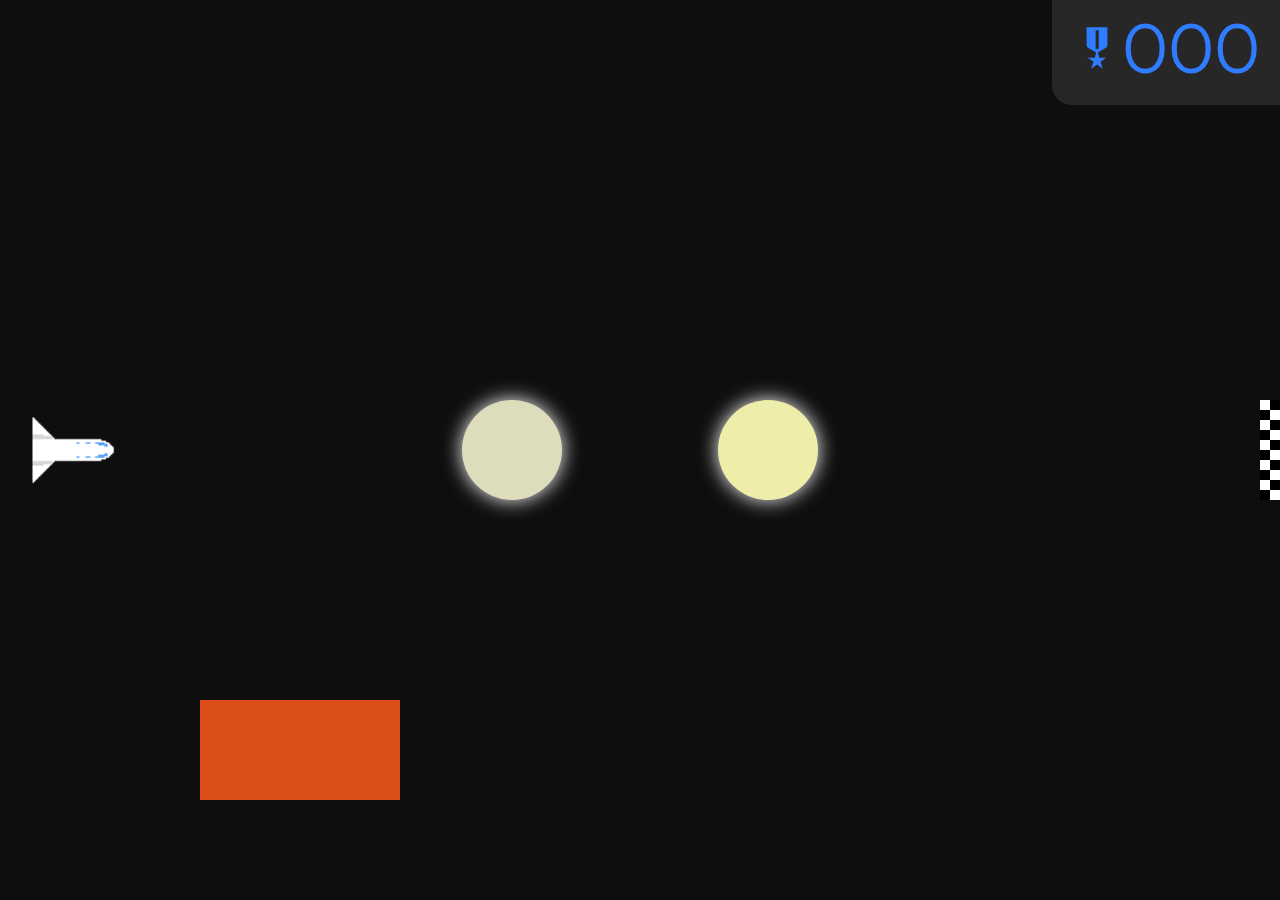
<file: levels/base.html>
<!DOCTYPE html>
<html>
<head>
    <link rel="preconnect" href="https://fonts.googleapis.com">
    <link rel="preconnect" href="https://fonts.gstatic.com" crossorigin>
    <link href="https://fonts.googleapis.com/css2?family=Montserrat:wght@500&display=swap" rel="stylesheet">
    <link rel="stylesheet" href="https://fonts.googleapis.com/css2?family=Material+Symbols+Outlined:opsz,wght,FILL,GRAD@48,400,1,0" />
    <title>kagamast</title>
    <link rel="icon" type="image/x-icon" href="favicon.png">
    <base href="../">
    <link rel="stylesheet" href="levelStyle.css">
</head>




<body id="body">
        <p class="topthing" id="levelNumber" style="float: right;"><span class="material-symbols-outlined">
            military_tech
            </span>000</p>
<img src="gameImages/rocket.png" alt="rocket" id="rocket">
<div id="finish"></div>
<div id="dotContainer">
</div>
<div id="source">
</div>
<div id="infoboard">
    <h3 id="infoboardTitle"></h3>
    <h4 id="infoboardDescription" style="font-size: 50px;"></h4>
</div>
<div id="winscreen">
    <img src="gameImages/youwon.svg" class="winTitle"></img>
    <div class="displayTime">
        <svg  xmlns="http://www.w3.org/2000/svg" viewBox="0 0 8 14" class="sevenDigit displayDigit"></svg>
        <svg  xmlns="http://www.w3.org/2000/svg" viewBox="0 0 8 14"class="sevenDigit displayDigit"></svg>
        <svg  xmlns="http://www.w3.org/2000/svg" viewBox="0 0 2 14" class="colon displayDigit">
            <path d="M 0 4 L 1 3 L 2 4 L 1 5 Z M 1 9 L 2 10 L 1 11 L 0 10 L 1 9 Z" fill="var(--counter-color)"/>
        </svg>
        <svg xmlns="http://www.w3.org/2000/svg" viewBox="0 0 8 14" class="sevenDigit displayDigit"></svg>
        <svg xmlns="http://www.w3.org/2000/svg" viewBox="0 0 8 14"class="sevenDigit displayDigit"></svg>
    </div>
    <div class="winMenu">
        <button onclick="window.open('index.html', '_self')" class="material-symbols-outlined">menu</button>
        <button onclick="restartGame(); document.getElementById('winscreen').style.display = 'none'; rocket.status = 0; time.minutes = 0; time.seconds = 0;" class="material-symbols-outlined">replay</button>
        <button id="nextLevel" onclick="window.open('levels/level' + (level + 1) + '.html', '_self')" class="material-symbols-outlined">arrow_forward</button>
    </div>

</div>
</body>



<script src="functions.js"></script>
<script>
let level = 0;
let hexChars = "23456789a"
let starChars = "9abcdef"
let dotContainer = document.getElementById("dotContainer");
let objectContainer = document.getElementById("source");
let dotclass = document.getElementsByClassName("dot");
let displayWall = document.getElementsByClassName("wall");
let sevenDigit = document.getElementsByClassName("sevenDigit");
let wallList = [];
let distanceX = 0;
let distanceY = 0;
let angle = 0;
let rocket = {
    size: 11,
    id: document.getElementById('rocket'),
    positionX: 70,
    positionY: window.innerHeight / 2,
    velocityX: 0,
    velocityY: 0,
    status: 0,
}
let time = {
    minutes: 0,
    seconds: 0,
}
let sevenSegment = [
    "yyyyyyn", //0
    "nyynnnn", //1
    "yynyyny", //2
    "yyyynny", //3
    "nyynnyy", //4
    "ynyynyy", //5
    "ynyyyyy", //6
    "yyynnnn", //7
    "yyyyyyy", //8
    "yyyynyy", //9
]
let finish = {
    id: document.getElementById("finish"),
    height: 100,
    positionX: window.innerWidth - 10,
    positionY: window.innerHeight / 2,
}
let objectRadius = {
    planet: 20,
    star: 25,
    blackHole: 30,
}
let infoboard = {
    id: document.getElementById("infoboard"),
    title: document.getElementById("infoboardTitle"),
    description: document.getElementById("infoboardDescription"),
    visible: false,
}
const gravitySources = []; // size, X, Y, type
createCelestialObject(3,( window.innerWidth / 5) * 2, window.innerHeight / 2, "star", );
createCelestialObject(3,( window.innerWidth / 5) * 3, window.innerHeight / 2, "star", );
buildWall(200, 200, 400, 100);
let forces = [];
let randomColor = "#444";

sevenDigit[0].innerHTML = generateNumber(sevenSegment[0]);
sevenDigit[1].innerHTML = generateNumber(sevenSegment[0]);
sevenDigit[2].innerHTML = generateNumber(sevenSegment[0]);
sevenDigit[3].innerHTML = generateNumber(sevenSegment[0]);
moveRocket(rocket.positionX, rocket.positionY);
moveFinish(finish.positionX, finish.positionY);



window.addEventListener('mousemove', (e) => {
    if(rocket.status == 0){
        distanceX = e.clientX - rocket.positionX;
        distanceY = window.innerHeight - e.clientY - rocket.positionY;
        rotateRocket(distanceX, distanceY);
    }
});
window.addEventListener('mousedown', (e) => {
    distanceX = e.clientX - rocket.positionX;
    distanceY = window.innerHeight - e.clientY - rocket.positionY;
    if(rocket.status == 0){
        rocket.velocityX = distanceX / 100;
        rocket.velocityY = distanceY / 100;
        startRocket();
    }
    rocket.status = 1;
});
window.addEventListener("keydown", function(event) {
    if(infoboard.visible){
        hideInfoboard();
    }
    if(rocket.status == 4){
        restartGame();
    }
    if ((event.keyCode == 119|| event.keyCode == 87) && rocket.status != 0) {
        rocket.status = 2;
    }else if (event.keyCode == 32 && rocket.status != 0) {
        rocket.status = 3;
    }    
});
window.addEventListener("keyup", function(event) {
    if ((event.keyCode == 119|| event.keyCode == 87) && rocket.status == 2) {
        rocket.status = 1;
    }else if (event.keyCode == 32 && rocket.status == 3) {
        rocket.status = 1;
    }
});


setInterval(moveTime, 1000);
</script>
<script src="naming.js"></script>
</html>
</file>
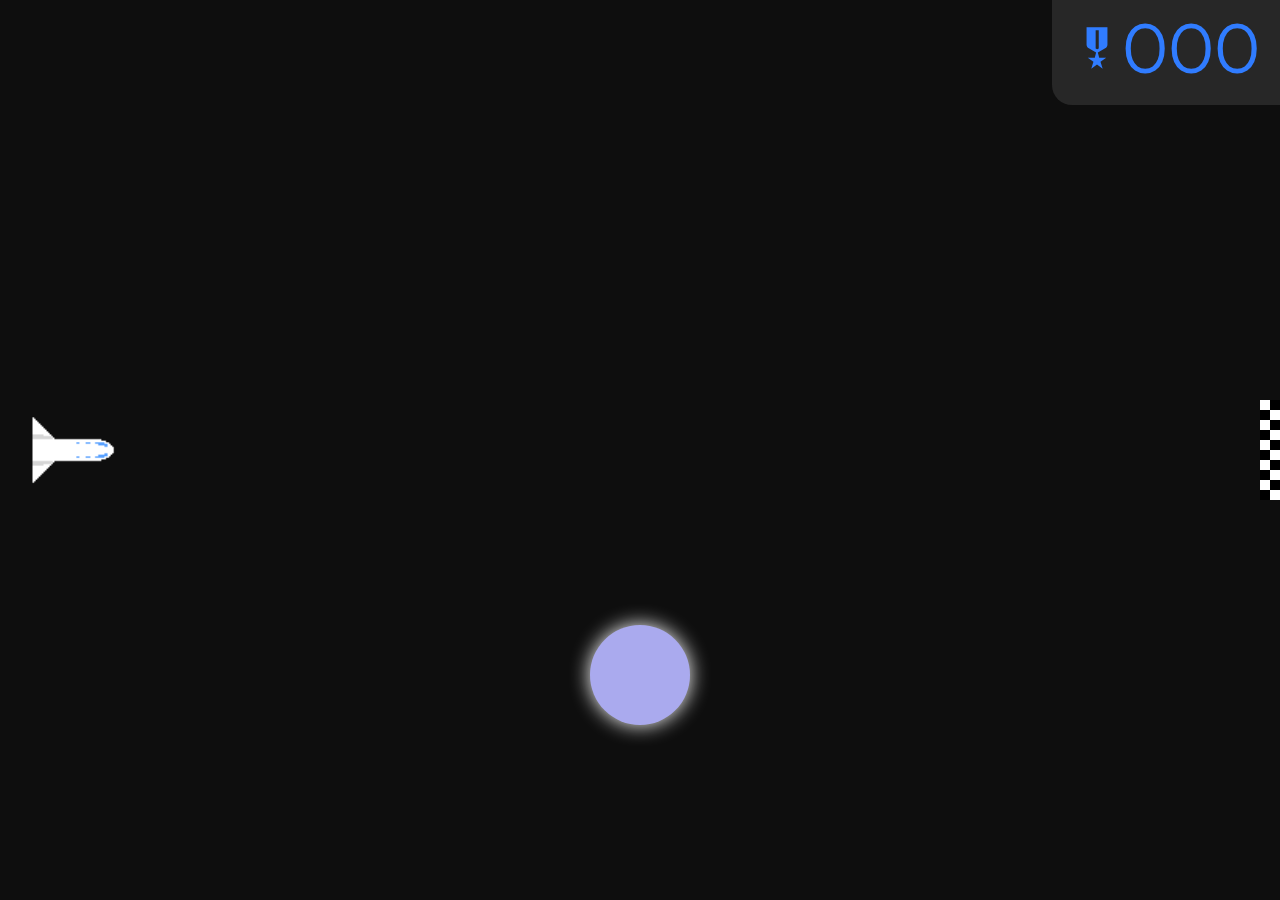
<file: levels/level0.html>
<!DOCTYPE html>
<html>
<head>
    <link rel="preconnect" href="https://fonts.googleapis.com">
    <link rel="preconnect" href="https://fonts.gstatic.com" crossorigin>
    <link href="https://fonts.googleapis.com/css2?family=Montserrat:wght@500&display=swap" rel="stylesheet">
    <link rel="stylesheet" href="https://fonts.googleapis.com/css2?family=Material+Symbols+Outlined:opsz,wght,FILL,GRAD@48,400,1,0" />
    <title>kagamast</title>
    <link rel="icon" type="image/x-icon" href="favicon.png">
    <base href="../">
    <link rel="stylesheet" href="levelStyle.css">
</head>




<body id="body">
        <p class="topthing" id="levelNumber" style="float: right;"><span class="material-symbols-outlined">
            military_tech
            </span>000</p>
<img src="gameImages/rocket.png" alt="rocket" id="rocket">
<div id="finish"></div>
<div id="dotContainer">
</div>
<div id="source">
</div>
<div id="infoboard">
    <h3 id="infoboardTitle"></h3>
    <h4 id="infoboardDescription" style="font-size: 50px;"></h4>
</div>
<div id="winscreen">
    <img src="gameImages/youwon.svg" class="winTitle"></img>
    <div class="displayTime">
        <svg  xmlns="http://www.w3.org/2000/svg" viewBox="0 0 8 14" class="sevenDigit displayDigit"></svg>
        <svg  xmlns="http://www.w3.org/2000/svg" viewBox="0 0 8 14"class="sevenDigit displayDigit"></svg>
        <svg  xmlns="http://www.w3.org/2000/svg" viewBox="0 0 2 14" class="colon displayDigit">
            <path d="M 0 4 L 1 3 L 2 4 L 1 5 Z M 1 9 L 2 10 L 1 11 L 0 10 L 1 9 Z" fill="var(--counter-color)"/>
        </svg>
        <svg xmlns="http://www.w3.org/2000/svg" viewBox="0 0 8 14" class="sevenDigit displayDigit"></svg>
        <svg xmlns="http://www.w3.org/2000/svg" viewBox="0 0 8 14"class="sevenDigit displayDigit"></svg>
    </div>
    <div class="winMenu">
        <button onclick="window.open('index.html', '_self')" class="material-symbols-outlined">menu</button>
        <button onclick="restartGame(); document.getElementById('winscreen').style.display = 'none'; rocket.status = 0; time.minutes = 0; time.seconds = 0;" class="material-symbols-outlined">replay</button>
        <button id="nextLevel" onclick="window.open('levels/level' + (level + 1) + '.html', '_self')" class="material-symbols-outlined">arrow_forward</button>
    </div>

</div>
</body>



<script src="functions.js"></script>
<script>
let level = 0;
let narrativeStage = 0;
let hexChars = "23456789a"
let starChars = "9abcdef"
let dotContainer = document.getElementById("dotContainer");
let objectContainer = document.getElementById("source");
let dotclass = document.getElementsByClassName("dot");
let displayWall = document.getElementsByClassName("wall");
let sevenDigit = document.getElementsByClassName("sevenDigit");
let wallList = [];
let distanceX = 0;
let distanceY = 0;
let angle = 0;
let rocket = {
    size: 11,
    id: document.getElementById('rocket'),
    positionX: 70,
    positionY: window.innerHeight / 2,
    velocityX: 0,
    velocityY: 0,
    status: 0,
}
let time = {
    minutes: 0,
    seconds: 0,
}
let sevenSegment = [
    "yyyyyyn", //0
    "nyynnnn", //1
    "yynyyny", //2
    "yyyynny", //3
    "nyynnyy", //4
    "ynyynyy", //5
    "ynyyyyy", //6
    "yyynnnn", //7
    "yyyyyyy", //8
    "yyyynyy", //9
]
let finish = {
    id: document.getElementById("finish"),
    height: 100,
    positionX: window.innerWidth - 10,
    positionY: window.innerHeight / 2,
}
let objectRadius = {
    planet: 20,
    star: 25,
    blackHole: 30,
}
let infoboard = {
    id: document.getElementById("infoboard"),
    title: document.getElementById("infoboardTitle"),
    description: document.getElementById("infoboardDescription"),
    visible: false,
}
const gravitySources = []; // size, X, Y, type
let forces = [];
let randomColor = "#444";

sevenDigit[0].innerHTML = generateNumber(sevenSegment[0]);
sevenDigit[1].innerHTML = generateNumber(sevenSegment[0]);
sevenDigit[2].innerHTML = generateNumber(sevenSegment[0]);
sevenDigit[3].innerHTML = generateNumber(sevenSegment[0]);
moveRocket(rocket.positionX, rocket.positionY);
moveFinish(finish.positionX, finish.positionY);

createCelestialObject(1, window.innerWidth / 2, window.innerHeight / 4, "star", );
displayInfoboard("You can change the rocket speed and orientation by moving your mouse", "press any key to continue")

window.addEventListener('mousemove', (e) => {
    if(rocket.status == 0){
        distanceX = e.clientX - rocket.positionX;
        distanceY = window.innerHeight - e.clientY - rocket.positionY;
        rotateRocket(distanceX, distanceY);
    }
});
window.addEventListener('mousedown', (e) => {
    distanceX = e.clientX - rocket.positionX;
    distanceY = window.innerHeight - e.clientY - rocket.positionY;
    if(rocket.status == 0){
        rocket.velocityX = distanceX / 100;
        rocket.velocityY = distanceY / 100;
        startRocket();
    }
    rocket.status = 1;
});
window.addEventListener("keydown", function(event) {
    if(narrativeStage == 0){
        hideInfoboard();
        displayInfoboard("Objects can change your trajectory", "press any key to continue");
        ++narrativeStage;
    }else if(narrativeStage == 1){
        hideInfoboard();
        displayInfoboard("You can change your speed after launch by pressing \"w\" or spacebar", "press any key to continue");
        ++narrativeStage;
    }else if(narrativeStage == 2){
        hideInfoboard();
        displayInfoboard("Your goal is to get to finish, but don't fly too fast, or you might miss it!", "press any key to continue");
        ++narrativeStage;
    }else if(infoboard.visible){
        hideInfoboard();
    }
    if(rocket.status == 4){
        restartGame();
    }
    if ((event.keyCode == 119|| event.keyCode == 87) && rocket.status != 0) {
        rocket.status = 2;
    }else if (event.keyCode == 32 && rocket.status != 0) {
        rocket.status = 3;
    }    
});
window.addEventListener("keyup", function(event) {
    if ((event.keyCode == 119|| event.keyCode == 87) && rocket.status == 2) {
        rocket.status = 1;
    }else if (event.keyCode == 32 && rocket.status == 3) {
        rocket.status = 1;
    }
});


setInterval(moveTime, 1000);
</script>
<script src="naming.js"></script>
</html>
</file>
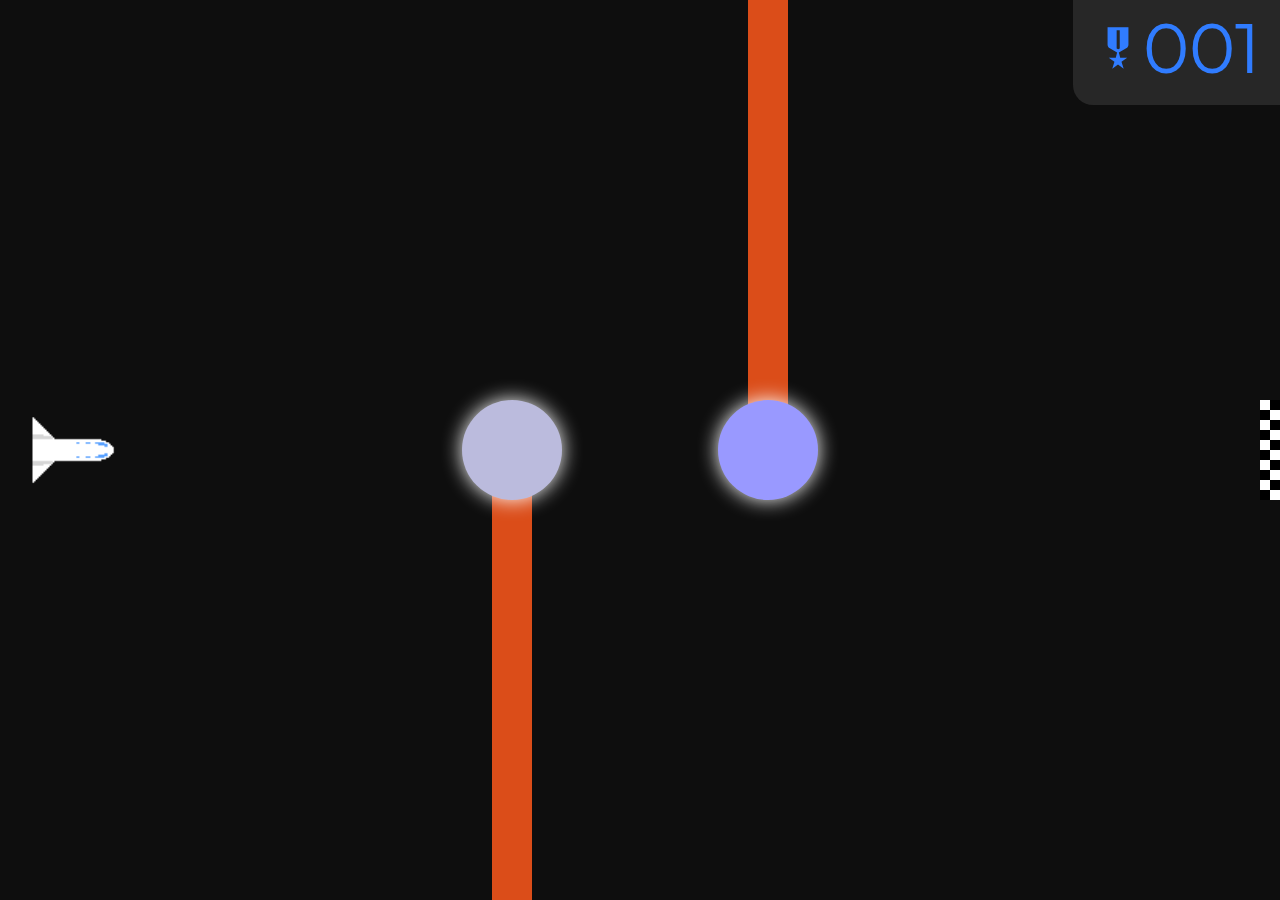
<file: levels/level1.html>
<!DOCTYPE html>
<html>
<head>
    <link rel="preconnect" href="https://fonts.googleapis.com">
    <link rel="preconnect" href="https://fonts.gstatic.com" crossorigin>
    <link href="https://fonts.googleapis.com/css2?family=Montserrat:wght@500&display=swap" rel="stylesheet">
    <link rel="stylesheet" href="https://fonts.googleapis.com/css2?family=Material+Symbols+Outlined:opsz,wght,FILL,GRAD@48,400,1,0" />
    <title>kagamast</title>
    <link rel="icon" type="image/x-icon" href="favicon.png">
    <base href="../">
    <link rel="stylesheet" href="levelStyle.css">
</head>




<body id="body">
        <p class="topthing" id="levelNumber" style="float: right;"><span class="material-symbols-outlined">
            military_tech
            </span>001</p>
<img src="gameImages/rocket.png" alt="rocket" id="rocket">
<div id="finish"></div>
<div id="dotContainer">
</div>
<div id="source">
</div>
<div id="infoboard">
    <h3 id="infoboardTitle"></h3>
    <h4 id="infoboardDescription" style="font-size: 50px;"></h4>
</div>
<div id="winscreen">
    <img src="gameImages/youwon.svg" class="winTitle"></img>
    <div class="displayTime">
        <svg  xmlns="http://www.w3.org/2000/svg" viewBox="0 0 8 14" class="sevenDigit displayDigit"></svg>
        <svg  xmlns="http://www.w3.org/2000/svg" viewBox="0 0 8 14"class="sevenDigit displayDigit"></svg>
        <svg  xmlns="http://www.w3.org/2000/svg" viewBox="0 0 2 14" class="colon displayDigit">
            <path d="M 0 4 L 1 3 L 2 4 L 1 5 Z M 1 9 L 2 10 L 1 11 L 0 10 L 1 9 Z" fill="var(--counter-color)"/>
        </svg>
        <svg xmlns="http://www.w3.org/2000/svg" viewBox="0 0 8 14" class="sevenDigit displayDigit"></svg>
        <svg xmlns="http://www.w3.org/2000/svg" viewBox="0 0 8 14"class="sevenDigit displayDigit"></svg>
    </div>
    <div class="winMenu">
        <button onclick="window.open('index.html', '_self')" class="material-symbols-outlined">menu</button>
        <button onclick="restartGame(); document.getElementById('winscreen').style.display = 'none'; rocket.status = 0; time.minutes = 0; time.seconds = 0;" class="material-symbols-outlined">replay</button>
        <button  id="nextLevel" onclick="window.open('levels/level' + (level + 1) + '.html', '_self')" class="material-symbols-outlined">arrow_forward</button>
    </div>

</div>
</body>



<script src="functions.js"></script>
<script>
let level = 1;
let hexChars = "23456789a"
let starChars = "9abcdef"
let dotContainer = document.getElementById("dotContainer");
let objectContainer = document.getElementById("source");
let dotclass = document.getElementsByClassName("dot");
let displayWall = document.getElementsByClassName("wall");
let sevenDigit = document.getElementsByClassName("sevenDigit");
let wallList = [];
let distanceX = 0;
let distanceY = 0;
let angle = 0;
let rocket = {
    size: 11,
    id: document.getElementById('rocket'),
    positionX: 70,
    positionY: window.innerHeight / 2,
    velocityX: 0,
    velocityY: 0,
    status: 0,
}
let time = {
    minutes: 0,
    seconds: 0,
}
let sevenSegment = [
    "yyyyyyn", //0
    "nyynnnn", //1
    "yynyyny", //2
    "yyyynny", //3
    "nyynnyy", //4
    "ynyynyy", //5
    "ynyyyyy", //6
    "yyynnnn", //7
    "yyyyyyy", //8
    "yyyynyy", //9
]
let finish = {
    id: document.getElementById("finish"),
    height: 100,
    positionX: window.innerWidth - 10,
    positionY: window.innerHeight / 2,
}
let objectRadius = {
    planet: 20,
    star: 25,
    blackHole: 30,
}
let infoboard = {
    id: document.getElementById("infoboard"),
    title: document.getElementById("infoboardTitle"),
    description: document.getElementById("infoboardDescription"),
    visible: false,
}
const gravitySources = []; // size, X, Y, type
createCelestialObject(3,( window.innerWidth / 5) * 2, window.innerHeight / 2, "star", );
createCelestialObject(3,( window.innerWidth / 5) * 3, window.innerHeight / 2, "star", );
buildWall(( window.innerWidth / 5) * 2 - 20,  window.innerHeight / 2, ( window.innerWidth / 5) * 2 + 20, 0);
buildWall(( window.innerWidth / 5) * 3 - 20,  window.innerHeight / 2, ( window.innerWidth / 5) * 3 + 20, window.innerHeight);
let forces = [];
let randomColor = "#444";

sevenDigit[0].innerHTML = generateNumber(sevenSegment[0]);
sevenDigit[1].innerHTML = generateNumber(sevenSegment[0]);
sevenDigit[2].innerHTML = generateNumber(sevenSegment[0]);
sevenDigit[3].innerHTML = generateNumber(sevenSegment[0]);
moveRocket(rocket.positionX, rocket.positionY);
moveFinish(finish.positionX, finish.positionY);



window.addEventListener('mousemove', (e) => {
    if(rocket.status == 0){
        distanceX = e.clientX - rocket.positionX;
        distanceY = window.innerHeight - e.clientY - rocket.positionY;
        rotateRocket(distanceX, distanceY);
    }
});
window.addEventListener('mousedown', (e) => {
    distanceX = e.clientX - rocket.positionX;
    distanceY = window.innerHeight - e.clientY - rocket.positionY;
    if(rocket.status == 0){
        rocket.velocityX = distanceX / 100;
        rocket.velocityY = distanceY / 100;
        startRocket();
    }
    rocket.status = 1;
});
window.addEventListener("keydown", function(event) {
    if(infoboard.visible){
        hideInfoboard();
    }
    if(rocket.status == 4){
        restartGame();
    }
    if ((event.keyCode == 119|| event.keyCode == 87) && rocket.status != 0) {
        rocket.status = 2;
    }else if (event.keyCode == 32 && rocket.status != 0) {
        rocket.status = 3;
    }    
});
window.addEventListener("keyup", function(event) {
    if ((event.keyCode == 119|| event.keyCode == 87) && rocket.status == 2) {
        rocket.status = 1;
    }else if (event.keyCode == 32 && rocket.status == 3) {
        rocket.status = 1;
    }
});


setInterval(moveTime, 1000);
</script>
<script src="naming.js"></script>
</html>
</file>
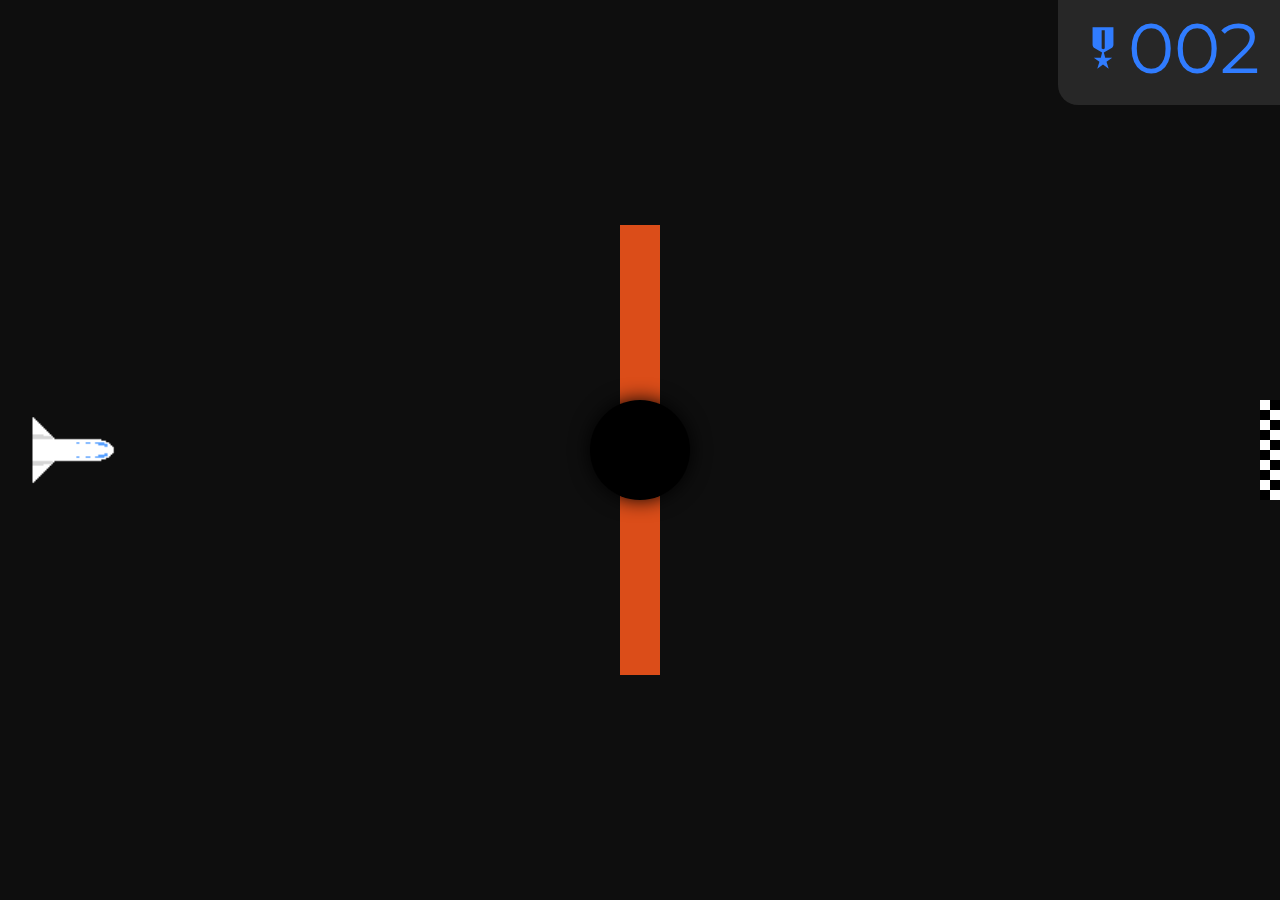
<file: levels/level2.html>
<!DOCTYPE html>
<html>
<head>
    <link rel="preconnect" href="https://fonts.googleapis.com">
    <link rel="preconnect" href="https://fonts.gstatic.com" crossorigin>
    <link href="https://fonts.googleapis.com/css2?family=Montserrat:wght@500&display=swap" rel="stylesheet">
    <link rel="stylesheet" href="https://fonts.googleapis.com/css2?family=Material+Symbols+Outlined:opsz,wght,FILL,GRAD@48,400,1,0" />
    <title>kagamast</title>
    <link rel="icon" type="image/x-icon" href="favicon.png">
    <base href="../">
    <link rel="stylesheet" href="levelStyle.css">
</head>




<body id="body">
        <p class="topthing" id="levelNumber" style="float: right;"><span class="material-symbols-outlined">
            military_tech
            </span>000</p>
<img src="gameImages/rocket.png" alt="rocket" id="rocket">
<div id="finish"></div>
<div id="dotContainer">
</div>
<div id="source">
</div>
<div id="infoboard">
    <h3 id="infoboardTitle"></h3>
    <h4 id="infoboardDescription" style="font-size: 50px;"></h4>
</div>
<div id="winscreen">
    <img src="gameImages/youwon.svg" class="winTitle"></img>
    <div class="displayTime">
        <svg  xmlns="http://www.w3.org/2000/svg" viewBox="0 0 8 14" class="sevenDigit displayDigit"></svg>
        <svg  xmlns="http://www.w3.org/2000/svg" viewBox="0 0 8 14"class="sevenDigit displayDigit"></svg>
        <svg  xmlns="http://www.w3.org/2000/svg" viewBox="0 0 2 14" class="colon displayDigit">
            <path d="M 0 4 L 1 3 L 2 4 L 1 5 Z M 1 9 L 2 10 L 1 11 L 0 10 L 1 9 Z" fill="var(--counter-color)"/>
        </svg>
        <svg xmlns="http://www.w3.org/2000/svg" viewBox="0 0 8 14" class="sevenDigit displayDigit"></svg>
        <svg xmlns="http://www.w3.org/2000/svg" viewBox="0 0 8 14"class="sevenDigit displayDigit"></svg>
    </div>
    <div class="winMenu">
        <button onclick="window.open('index.html', '_self')" class="material-symbols-outlined">menu</button>
        <button onclick="restartGame(); document.getElementById('winscreen').style.display = 'none'; rocket.status = 0; time.minutes = 0; time.seconds = 0;" class="material-symbols-outlined">replay</button>
        <button  id="nextLevel" onclick="window.open('levels/level' + (level + 1) + '.html', '_self')" class="material-symbols-outlined">arrow_forward</button>
    </div>

</div>
</body>



<script src="functions.js"></script>
<script>
let level = 2
let hexChars = "23456789a"
let starChars = "9abcdef"
let dotContainer = document.getElementById("dotContainer");
let objectContainer = document.getElementById("source");
let dotclass = document.getElementsByClassName("dot");
let displayWall = document.getElementsByClassName("wall");
let sevenDigit = document.getElementsByClassName("sevenDigit");
let wallList = [];
let distanceX = 0;
let distanceY = 0;
let angle = 0;
let rocket = {
    size: 11,
    id: document.getElementById('rocket'),
    positionX: 70,
    positionY: window.innerHeight / 2,
    velocityX: 0,
    velocityY: 0,
    status: 0,
}
let time = {
    minutes: 0,
    seconds: 0,
}
let sevenSegment = [
    "yyyyyyn", //0
    "nyynnnn", //1
    "yynyyny", //2
    "yyyynny", //3
    "nyynnyy", //4
    "ynyynyy", //5
    "ynyyyyy", //6
    "yyynnnn", //7
    "yyyyyyy", //8
    "yyyynyy", //9
]
let finish = {
    id: document.getElementById("finish"),
    height: 100,
    positionX: window.innerWidth - 10,
    positionY: window.innerHeight / 2,
}
let objectRadius = {
    planet: 20,
    star: 25,
    blackHole: 30,
}
let infoboard = {
    id: document.getElementById("infoboard"),
    title: document.getElementById("infoboardTitle"),
    description: document.getElementById("infoboardDescription"),
    visible: false,
}
const gravitySources = []; // size, X, Y, type
buildWall(window.innerWidth / 2 - 20,  window.innerHeight / 4, window.innerWidth / 2 + 20, (window.innerHeight / 4) * 3);
createCelestialObject(20, window.innerWidth / 2, window.innerHeight / 2, "blackHole", );
let forces = [];
let randomColor = "#444";

sevenDigit[0].innerHTML = generateNumber(sevenSegment[0]);
sevenDigit[1].innerHTML = generateNumber(sevenSegment[0]);
sevenDigit[2].innerHTML = generateNumber(sevenSegment[0]);
sevenDigit[3].innerHTML = generateNumber(sevenSegment[0]);
moveRocket(rocket.positionX, rocket.positionY);
moveFinish(finish.positionX, finish.positionY);



window.addEventListener('mousemove', (e) => {
    if(rocket.status == 0){
        distanceX = e.clientX - rocket.positionX;
        distanceY = window.innerHeight - e.clientY - rocket.positionY;
        rotateRocket(distanceX, distanceY);
    }
});
window.addEventListener('mousedown', (e) => {
    distanceX = e.clientX - rocket.positionX;
    distanceY = window.innerHeight - e.clientY - rocket.positionY;
    if(rocket.status == 0){
        rocket.velocityX = distanceX / 100;
        rocket.velocityY = distanceY / 100;
        startRocket();
    }
    rocket.status = 1;
});
window.addEventListener("keydown", function(event) {
    if(infoboard.visible){
        hideInfoboard();
    }
    if(rocket.status == 4){
        restartGame();
    }
    if ((event.keyCode == 119|| event.keyCode == 87) && rocket.status != 0) {
        rocket.status = 2;
    }else if (event.keyCode == 32 && rocket.status != 0) {
        rocket.status = 3;
    }    
});
window.addEventListener("keyup", function(event) {
    if ((event.keyCode == 119|| event.keyCode == 87) && rocket.status == 2) {
        rocket.status = 1;
    }else if (event.keyCode == 32 && rocket.status == 3) {
        rocket.status = 1;
    }
});


setInterval(moveTime, 1000);
</script>
<script src="naming.js"></script>
</html>
</file>
